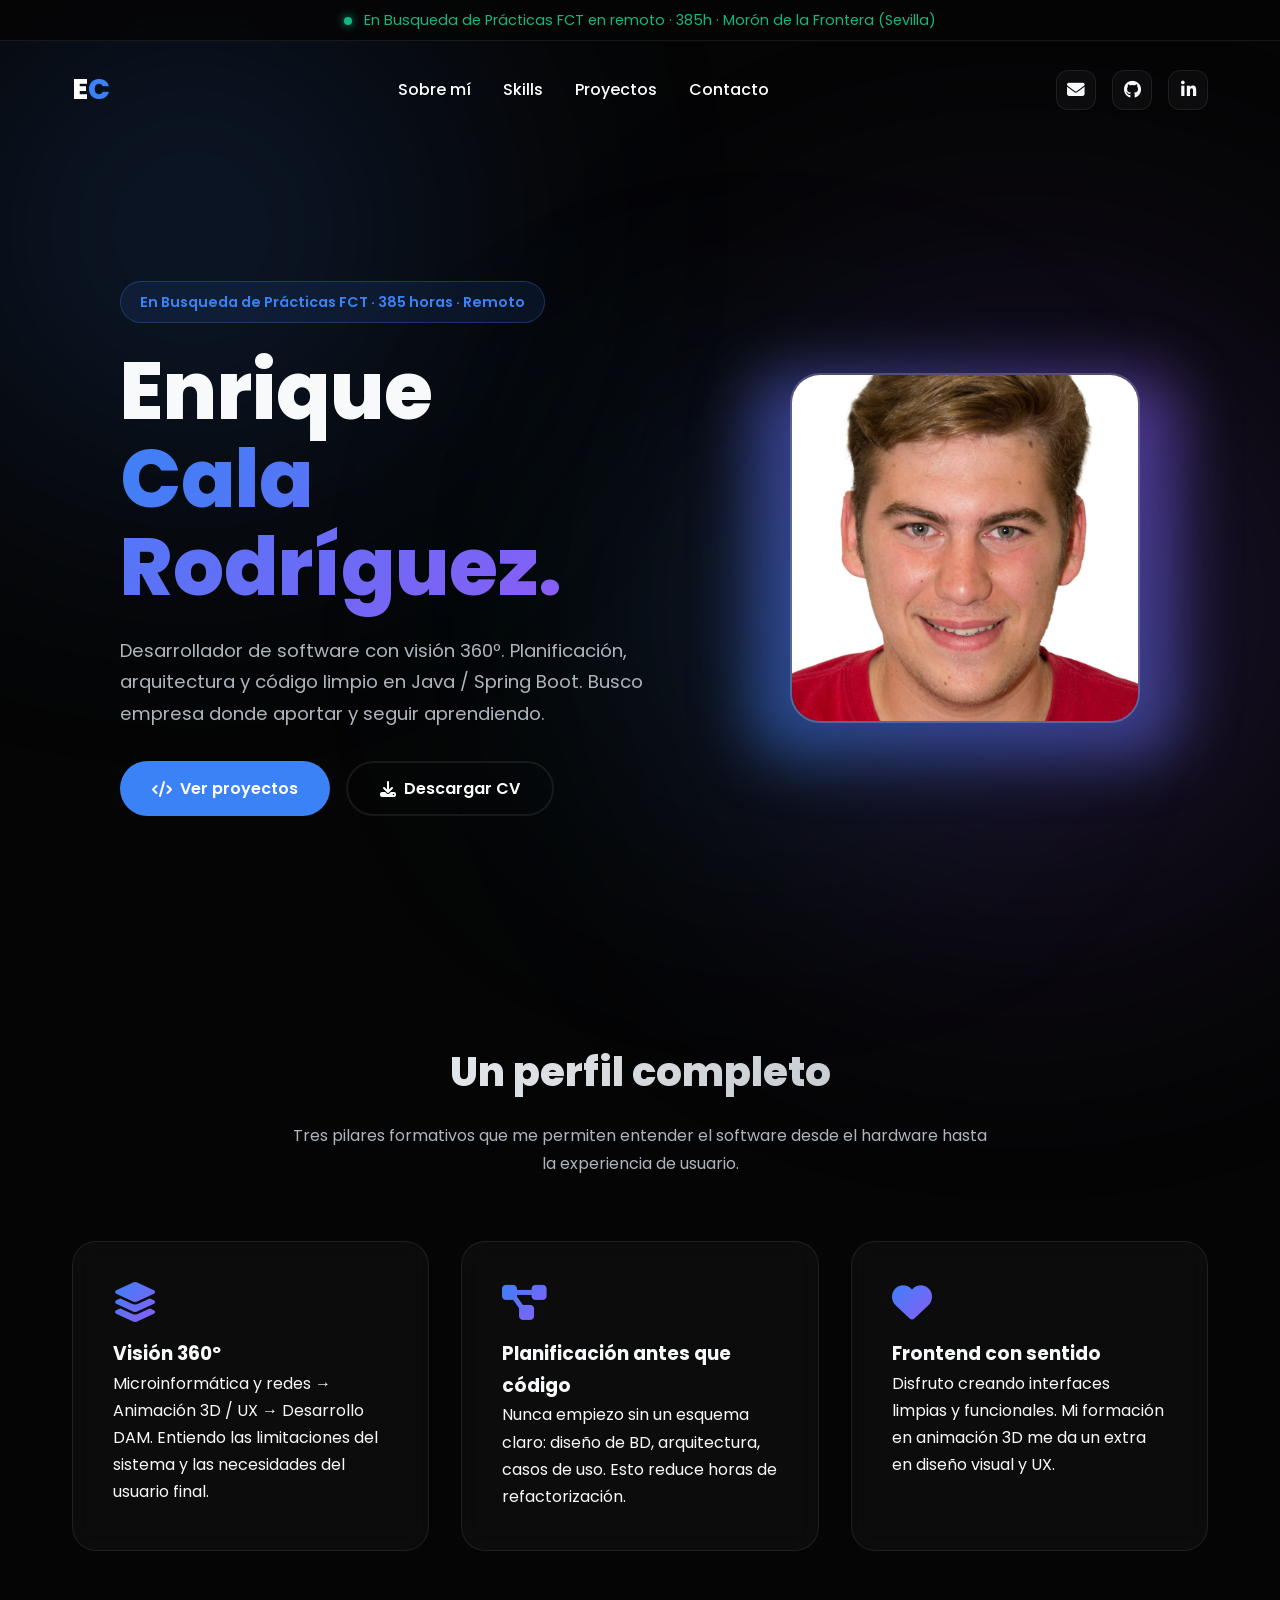
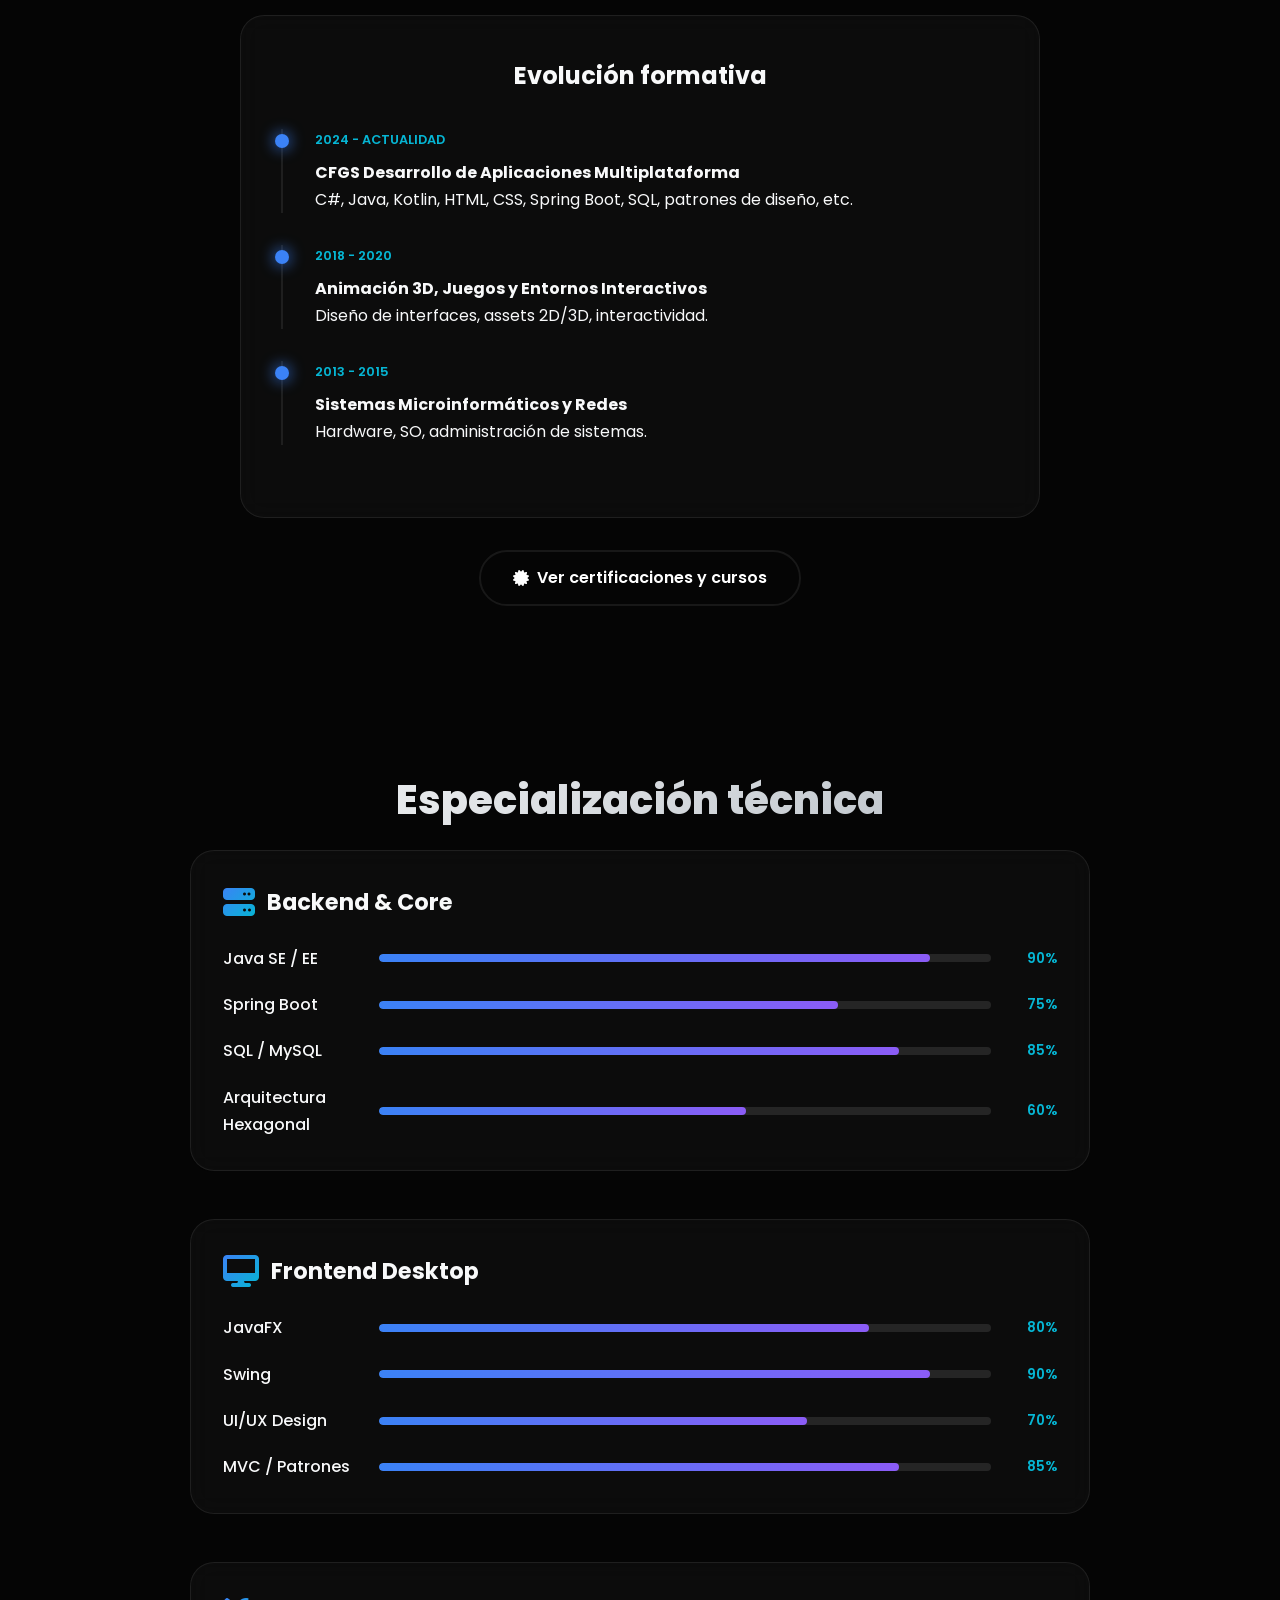
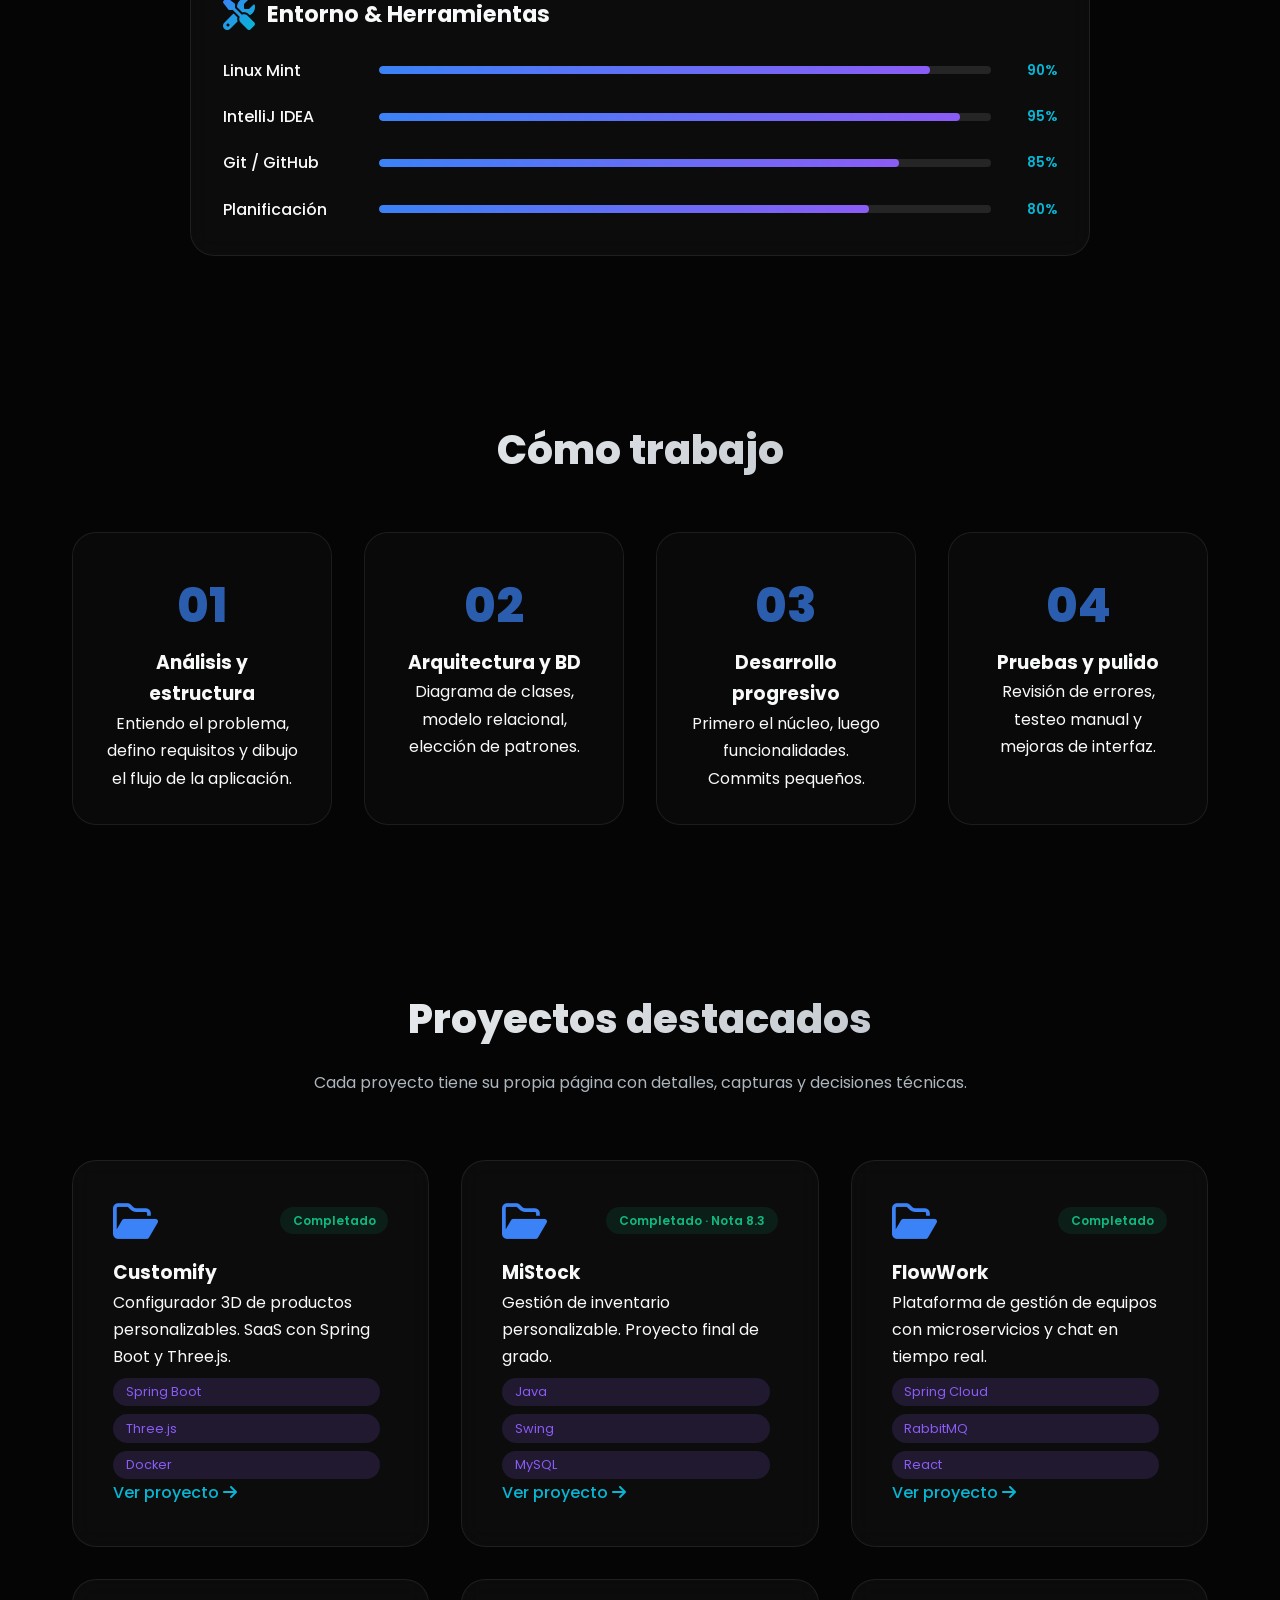
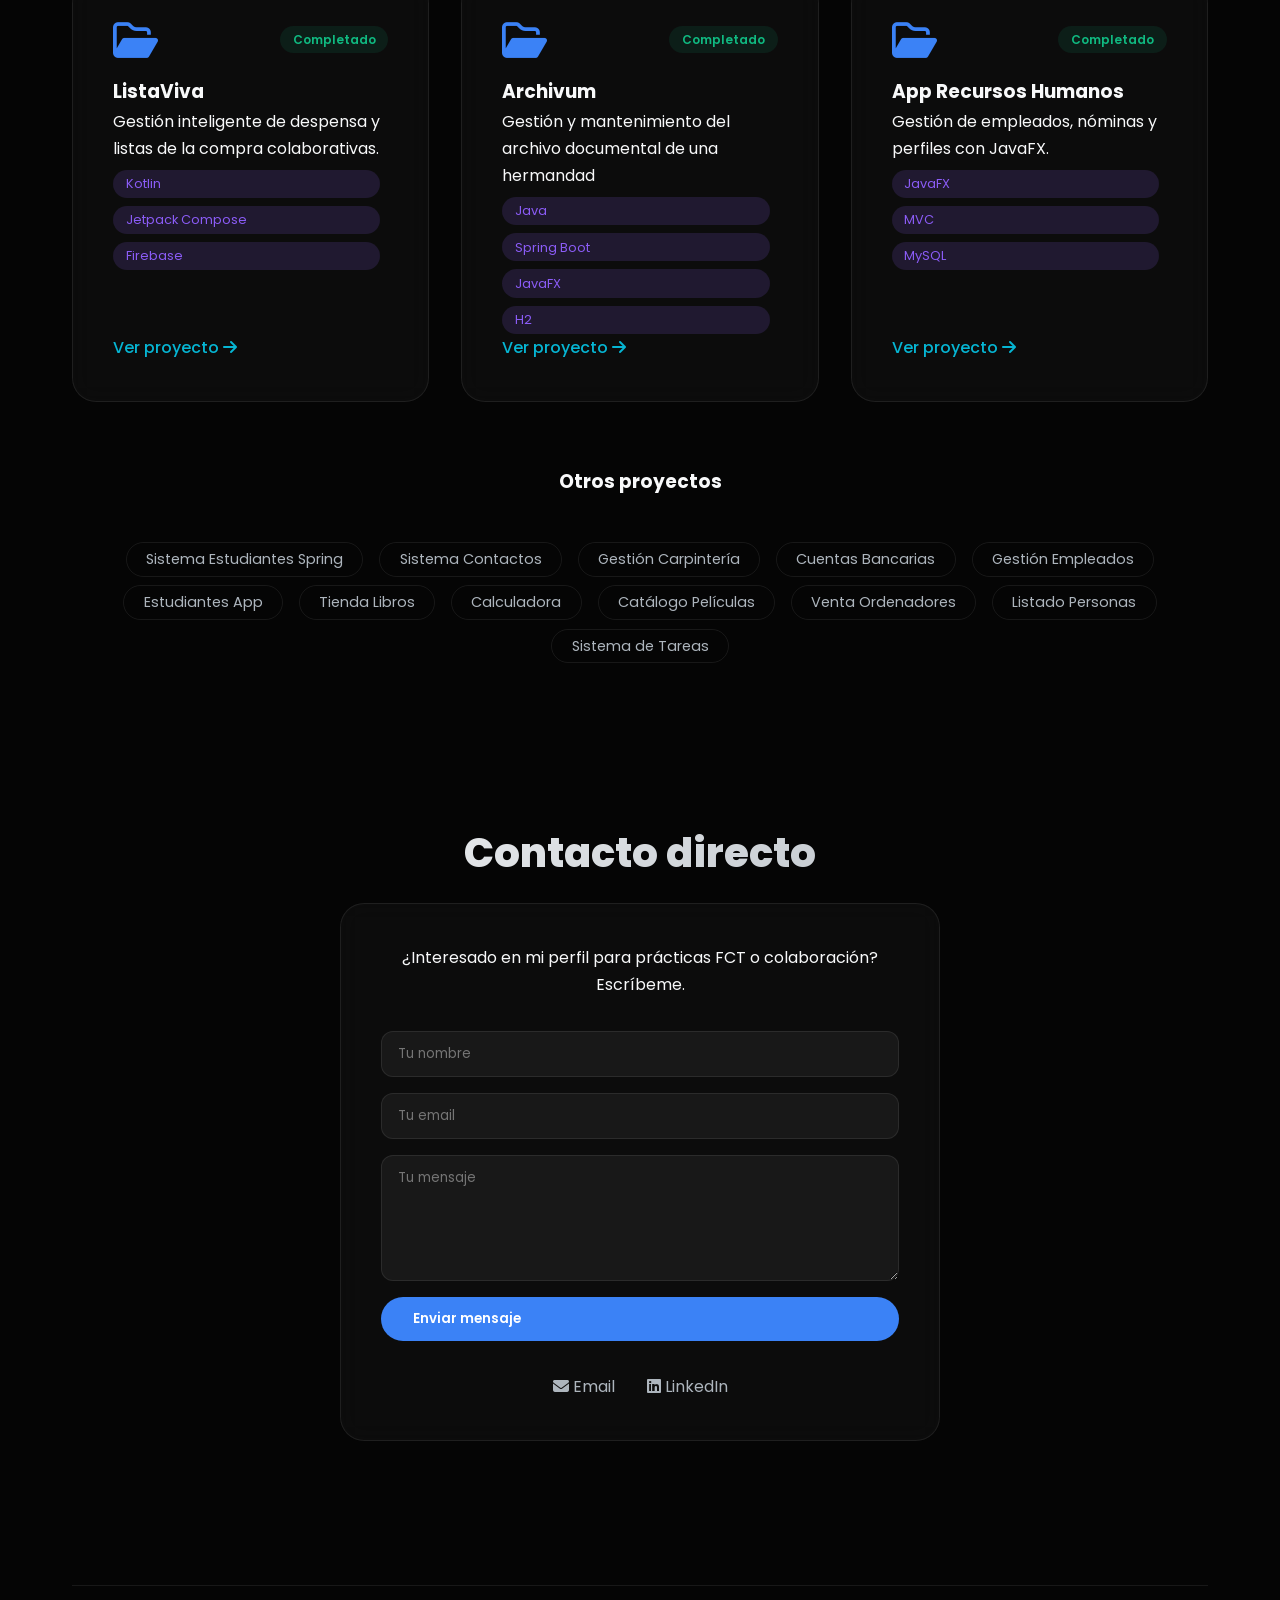
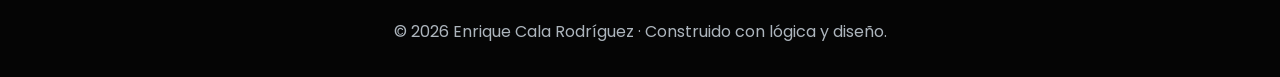
<file: index.html>
<!DOCTYPE html>
<html lang="es">
<head>
    <meta charset="UTF-8">
    <meta name="viewport" content="width=device-width, initial-scale=1.0">
    <title>Enrique Cala | Desarrollador DAM · Portfolio 2026</title>
    <meta name="description" content="Portfolio de Enrique Cala, desarrollador de aplicaciones multiplataforma. Busco prácticas FCT en remoto (385h). Especializado en Java, Spring Boot y diseño de interfaces.">
    <meta property="og:title" content="Enrique Cala · Desarrollador DAM">
    <meta property="og:description" content="Busco prácticas FCT en remoto. Proyectos sólidos, planificación y código limpio.">
    <meta property="og:type" content="website">
    <meta property="og:url" content="https://ecalar.github.io">
    <link rel="preconnect" href="https://fonts.googleapis.com">
    <link rel="preconnect" href="https://fonts.gstatic.com" crossorigin>
    <link href="https://fonts.googleapis.com/css2?family=Poppins:wght@300;400;500;600;800&display=swap" rel="stylesheet">
    <link rel="stylesheet" href="https://cdnjs.cloudflare.com/ajax/libs/font-awesome/6.4.0/css/all.min.css">
    <link rel="stylesheet" href="css/estilo.css">
</head>
<body>
    <div class="bg-glow glow-1"></div>
    <div class="bg-glow glow-2"></div>
    <div class="bg-glow glow-3"></div>

    <button id="back-to-top" title="Volver arriba"><i class="fas fa-chevron-up"></i></button>

    <div class="availability-bar">
        <span class="status-dot"></span> En Busqueda de Prácticas FCT en remoto · 385h · Morón de la Frontera (Sevilla)
    </div>

    <div class="container">
        <nav>
            <a href="#" class="logo">E<span>C</span></a>
            <ul class="nav-links" id="nav-links">
                <li><a href="#about">Sobre mí</a></li>
                <li><a href="#skills">Skills</a></li>
                <li><a href="#projects">Proyectos</a></li>
                <li><a href="#contact">Contacto</a></li>
            </ul>
            <div class="nav-actions">
                <div class="social-icons">
                    <a href="mailto:enriquecalar@gmail.com" class="icon-btn" title="Email"><i class="fas fa-envelope"></i></a>
                    <a href="https://github.com/ecalar" target="_blank" class="icon-btn"><i class="fab fa-github"></i></a>
                    <a href="https://www.linkedin.com/in/enrique-cala-rodr%C3%ADguez-21032491/" target="_blank" class="icon-btn"><i class="fab fa-linkedin-in"></i></a>
                </div>
                <button class="hamburger" id="hamburger" aria-label="Menú">
                    <span></span><span></span><span></span>
                </button>
            </div>
        </nav>

        <header class="hero">
            <div class="hero-text">
                <span class="badge">En Busqueda de Prácticas FCT · 385 horas · Remoto</span>
                <h1>Enrique <br><span class="gradient-text">Cala Rodríguez.</span></h1>
                <p>Desarrollador de software con visión 360º. Planificación, arquitectura y código limpio en Java / Spring Boot. Busco empresa donde aportar y seguir aprendiendo.</p>
                <div class="hero-cta">
                    <a href="#projects" class="btn btn-primary"><i class="fas fa-code"></i> Ver proyectos</a>
                    <a href="assets/cv/enrique_cala_cv.pdf" class="btn btn-outline" download><i class="fas fa-download"></i> Descargar CV</a>
                </div>
            </div>
            <div class="hero-img-wrapper">
                <div class="hero-img-bg"></div>
                <img src="assets/img/avatar.jpg" alt="Enrique Cala" class="hero-img" onerror="this.src='https://ui-avatars.com/api/?name=Enrique+Cala&background=111&color=fff&size=500&bold=true'">
            </div>
        </header>

        <section id="about">
            <h2 class="section-title">Un perfil completo</h2>
            <p class="section-subtitle">Tres pilares formativos que me permiten entender el software desde el hardware hasta la experiencia de usuario.</p>
            <div class="philosophy-grid">
                <div class="glass-card">
                    <i class="fas fa-layer-group card-icon"></i>
                    <h3>Visión 360º</h3>
                    <p>Microinformática y redes → Animación 3D / UX → Desarrollo DAM. Entiendo las limitaciones del sistema y las necesidades del usuario final.</p>
                </div>
                <div class="glass-card">
                    <i class="fas fa-project-diagram card-icon"></i>
                    <h3>Planificación antes que código</h3>
                    <p>Nunca empiezo sin un esquema claro: diseño de BD, arquitectura, casos de uso. Esto reduce horas de refactorización.</p>
                </div>
                <div class="glass-card">
                    <i class="fas fa-heart card-icon"></i>
                    <h3>Frontend con sentido</h3>
                    <p>Disfruto creando interfaces limpias y funcionales. Mi formación en animación 3D me da un extra en diseño visual y UX.</p>
                </div>
            </div>

            <div class="glass-card timeline">
                <h3 class="timeline-header">Evolución formativa</h3>
                <div class="timeline-item">
                    <span class="timeline-date">2024 - Actualidad</span>
                    <h4>CFGS Desarrollo de Aplicaciones Multiplataforma</h4>
                    <p>C#, Java, Kotlin, HTML, CSS, Spring Boot, SQL, patrones de diseño, etc.</p>
                </div>
                <div class="timeline-item">
                    <span class="timeline-date">2018 - 2020</span>
                    <h4>Animación 3D, Juegos y Entornos Interactivos</h4>
                    <p>Diseño de interfaces, assets 2D/3D, interactividad.</p>
                </div>
                <div class="timeline-item">
                    <span class="timeline-date">2013 - 2015</span>
                    <h4>Sistemas Microinformáticos y Redes</h4>
                    <p>Hardware, SO, administración de sistemas.</p>
                </div>
            </div>

            <div style="text-align:center; margin-top:2rem;">
                <a href="certificaciones.html" class="btn btn-outline"><i class="fas fa-certificate"></i> Ver certificaciones y cursos</a>
            </div>
        </section>

        <section id="skills">
            <h2 class="section-title">Especialización técnica</h2>
            <div class="skills-visual">
                <div class="skill-area">
                    <h3><i class="fas fa-server"></i> Backend & Core</h3>
                    <div class="skill-bars">
                        <div class="skill-bar-item"><span class="skill-name">Java SE / EE</span><div class="bar-bg"><div class="bar-fill" style="--w:90%"></div></div><span class="skill-level">90%</span></div>
                        <div class="skill-bar-item"><span class="skill-name">Spring Boot</span><div class="bar-bg"><div class="bar-fill" style="--w:75%"></div></div><span class="skill-level">75%</span></div>
                        <div class="skill-bar-item"><span class="skill-name">SQL / MySQL</span><div class="bar-bg"><div class="bar-fill" style="--w:85%"></div></div><span class="skill-level">85%</span></div>
                        <div class="skill-bar-item"><span class="skill-name">Arquitectura Hexagonal</span><div class="bar-bg"><div class="bar-fill" style="--w:60%"></div></div><span class="skill-level">60%</span></div>
                    </div>
                </div>
                <div class="skill-area">
                    <h3><i class="fas fa-desktop"></i> Frontend Desktop</h3>
                    <div class="skill-bars">
                        <div class="skill-bar-item"><span class="skill-name">JavaFX</span><div class="bar-bg"><div class="bar-fill" style="--w:80%"></div></div><span class="skill-level">80%</span></div>
                        <div class="skill-bar-item"><span class="skill-name">Swing</span><div class="bar-bg"><div class="bar-fill" style="--w:90%"></div></div><span class="skill-level">90%</span></div>
                        <div class="skill-bar-item"><span class="skill-name">UI/UX Design</span><div class="bar-bg"><div class="bar-fill" style="--w:70%"></div></div><span class="skill-level">70%</span></div>
                        <div class="skill-bar-item"><span class="skill-name">MVC / Patrones</span><div class="bar-bg"><div class="bar-fill" style="--w:85%"></div></div><span class="skill-level">85%</span></div>
                    </div>
                </div>
                <div class="skill-area">
                    <h3><i class="fas fa-tools"></i> Entorno & Herramientas</h3>
                    <div class="skill-bars">
                        <div class="skill-bar-item"><span class="skill-name">Linux Mint</span><div class="bar-bg"><div class="bar-fill" style="--w:90%"></div></div><span class="skill-level">90%</span></div>
                        <div class="skill-bar-item"><span class="skill-name">IntelliJ IDEA</span><div class="bar-bg"><div class="bar-fill" style="--w:95%"></div></div><span class="skill-level">95%</span></div>
                        <div class="skill-bar-item"><span class="skill-name">Git / GitHub</span><div class="bar-bg"><div class="bar-fill" style="--w:85%"></div></div><span class="skill-level">85%</span></div>
                        <div class="skill-bar-item"><span class="skill-name">Planificación</span><div class="bar-bg"><div class="bar-fill" style="--w:80%"></div></div><span class="skill-level">80%</span></div>
                    </div>
                </div>
            </div>
        </section>

        <section id="proceso">
            <h2 class="section-title">Cómo trabajo</h2>
            <div class="process-steps">
                <div class="step"><span class="step-number">01</span><h3>Análisis y estructura</h3><p>Entiendo el problema, defino requisitos y dibujo el flujo de la aplicación.</p></div>
                <div class="step"><span class="step-number">02</span><h3>Arquitectura y BD</h3><p>Diagrama de clases, modelo relacional, elección de patrones.</p></div>
                <div class="step"><span class="step-number">03</span><h3>Desarrollo progresivo</h3><p>Primero el núcleo, luego funcionalidades. Commits pequeños.</p></div>
                <div class="step"><span class="step-number">04</span><h3>Pruebas y pulido</h3><p>Revisión de errores, testeo manual y mejoras de interfaz.</p></div>
            </div>
        </section>

        <section id="projects">
            <h2 class="section-title">Proyectos destacados</h2>
            <p class="section-subtitle">Cada proyecto tiene su propia página con detalles, capturas y decisiones técnicas.</p>
            <div class="projects-grid">
                <article class="glass-card project-card">
                    <div class="project-header"><i class="far fa-folder-open folder-icon"></i><span class="status-tag completed">Completado</span></div>
                    <h3>Customify</h3>
                    <p>Configurador 3D de productos personalizables. SaaS con Spring Boot y Three.js.</p>
                    <span class="tech-tag">Spring Boot</span><span class="tech-tag">Three.js</span><span class="tech-tag">Docker</span>
                    <a href="proyectos/customify.html" class="project-link">Ver proyecto <i class="fas fa-arrow-right"></i></a>
                </article>
                <article class="glass-card project-card">
                    <div class="project-header"><i class="far fa-folder-open folder-icon"></i><span class="status-tag completed">Completado · Nota 8.3</span></div>
                    <h3>MiStock</h3>
                    <p>Gestión de inventario personalizable. Proyecto final de grado.</p>
                    <span class="tech-tag">Java</span><span class="tech-tag">Swing</span><span class="tech-tag">MySQL</span>
                    <a href="proyectos/mistock.html" class="project-link">Ver proyecto <i class="fas fa-arrow-right"></i></a>
                </article>
                <article class="glass-card project-card">
                    <div class="project-header"><i class="far fa-folder-open folder-icon"></i><span class="status-tag completed">Completado</span></div>
                    <h3>FlowWork</h3>
                    <p>Plataforma de gestión de equipos con microservicios y chat en tiempo real.</p>
                    <span class="tech-tag">Spring Cloud</span><span class="tech-tag">RabbitMQ</span><span class="tech-tag">React</span>
                    <a href="proyectos/flowwork.html" class="project-link">Ver proyecto <i class="fas fa-arrow-right"></i></a>
                </article>
                <article class="glass-card project-card">
                    <div class="project-header"><i class="far fa-folder-open folder-icon"></i><span class="status-tag completed">Completado</span></div>
                    <h3>ListaViva</h3>
                    <p>Gestión inteligente de despensa y listas de la compra colaborativas.</p>
                    <span class="tech-tag">Kotlin</span><span class="tech-tag">Jetpack Compose</span><span class="tech-tag">Firebase</span>
                    <a href="proyectos/listaviva.html" class="project-link">Ver proyecto <i class="fas fa-arrow-right"></i></a>
                </article>
                 <article class="glass-card project-card">
                    <div class="project-header"><i class="far fa-folder-open folder-icon"></i><span class="status-tag completed">Completado</span></div>
                    <h3>Archivum</h3>
                    <p>Gestión y mantenimiento del archivo documental de una hermandad</p>
                    <span class="tech-tag">Java</span><span class="tech-tag">Spring Boot</span><span class="tech-tag">JavaFX</span><span class="tech-tag">H2</span>
                    <a href="proyectos/archivum.html" class="project-link">Ver proyecto <i class="fas fa-arrow-right"></i></a>
                </article>
                <article class="glass-card project-card">
                    <div class="project-header"><i class="far fa-folder-open folder-icon"></i><span class="status-tag completed">Completado</span></div>
                    <h3>App Recursos Humanos</h3>
                    <p>Gestión de empleados, nóminas y perfiles con JavaFX.</p>
                    <span class="tech-tag">JavaFX</span><span class="tech-tag">MVC</span><span class="tech-tag">MySQL</span>
                    <a href="proyectos/sistema-hr.html" class="project-link">Ver proyecto <i class="fas fa-arrow-right"></i></a>
                </article>
               
            </div>
            <h3 style="text-align:center; margin-top:4rem;">Otros proyectos</h3>
            <ul class="other-projects-list">
                <li><a href="proyectos/estudiantes-spring.html">Sistema Estudiantes Spring</a></li>
                <li><a href="https://github.com/ecalar/SistemaContactos" target="_blank">Sistema Contactos</a></li>
                <li><a href="https://github.com/ecalar/GestionCarpinteria" target="_blank">Gestión Carpintería</a></li>
                <li><a href="https://github.com/ecalar/SistemaCuentasBancarias" target="_blank">Cuentas Bancarias</a></li>
                <li><a href="https://github.com/ecalar/GestionEmpleados" target="_blank">Gestión Empleados</a></li>
                <li><a href="https://github.com/ecalar/SistemasEstudiantesApp" target="_blank">Estudiantes App</a></li>
                <li><a href="https://github.com/ecalar/TiendaLibros" target="_blank">Tienda Libros</a></li>
                <li><a href="https://github.com/ecalar/AppCalculadora" target="_blank">Calculadora</a></li>
                <li><a href="https://github.com/ecalar/CatalogoPeliculasApp" target="_blank">Catálogo Películas</a></li>
                <li><a href="https://github.com/ecalar/VentaOrdenadoresApp" target="_blank">Venta Ordenadores</a></li>
                <li><a href="https://github.com/ecalar/ListadoPersonasApp" target="_blank">Listado Personas</a></li>
                <li><a href="https://github.com/ecalar/Sistema-de-Tareas" target="_blank">Sistema de Tareas</a></li>
            </ul>
        </section>

        <section id="contact">
            <h2 class="section-title">Contacto directo</h2>
            <div class="glass-card contact-container">
                <p>¿Interesado en mi perfil para prácticas FCT o colaboración? Escríbeme.</p>
                <form action="https://formspree.io/f/xqeokaoo" method="POST">
                    <input type="text" name="nombre" placeholder="Tu nombre" required>
                    <input type="email" name="email" placeholder="Tu email" required>
                    <textarea name="mensaje" rows="5" placeholder="Tu mensaje"></textarea>
                    <button type="submit" class="btn btn-primary">Enviar mensaje</button>
                </form>
                <div class="direct-contact">
                    <a href="mailto:enriquecalar@gmail.com"><i class="fas fa-envelope"></i> Email</a>
                    <a href="https://www.linkedin.com/in/enrique-cala-rodr%C3%ADguez-21032491/"><i class="fab fa-linkedin"></i> LinkedIn</a>
                </div>
            </div>
        </section>

        <footer>
            <p>© 2026 Enrique Cala Rodríguez · Construido con lógica y diseño.</p>
        </footer>
    </div>

    <script src="js/main.js"></script>
</body>
</html>
</file>
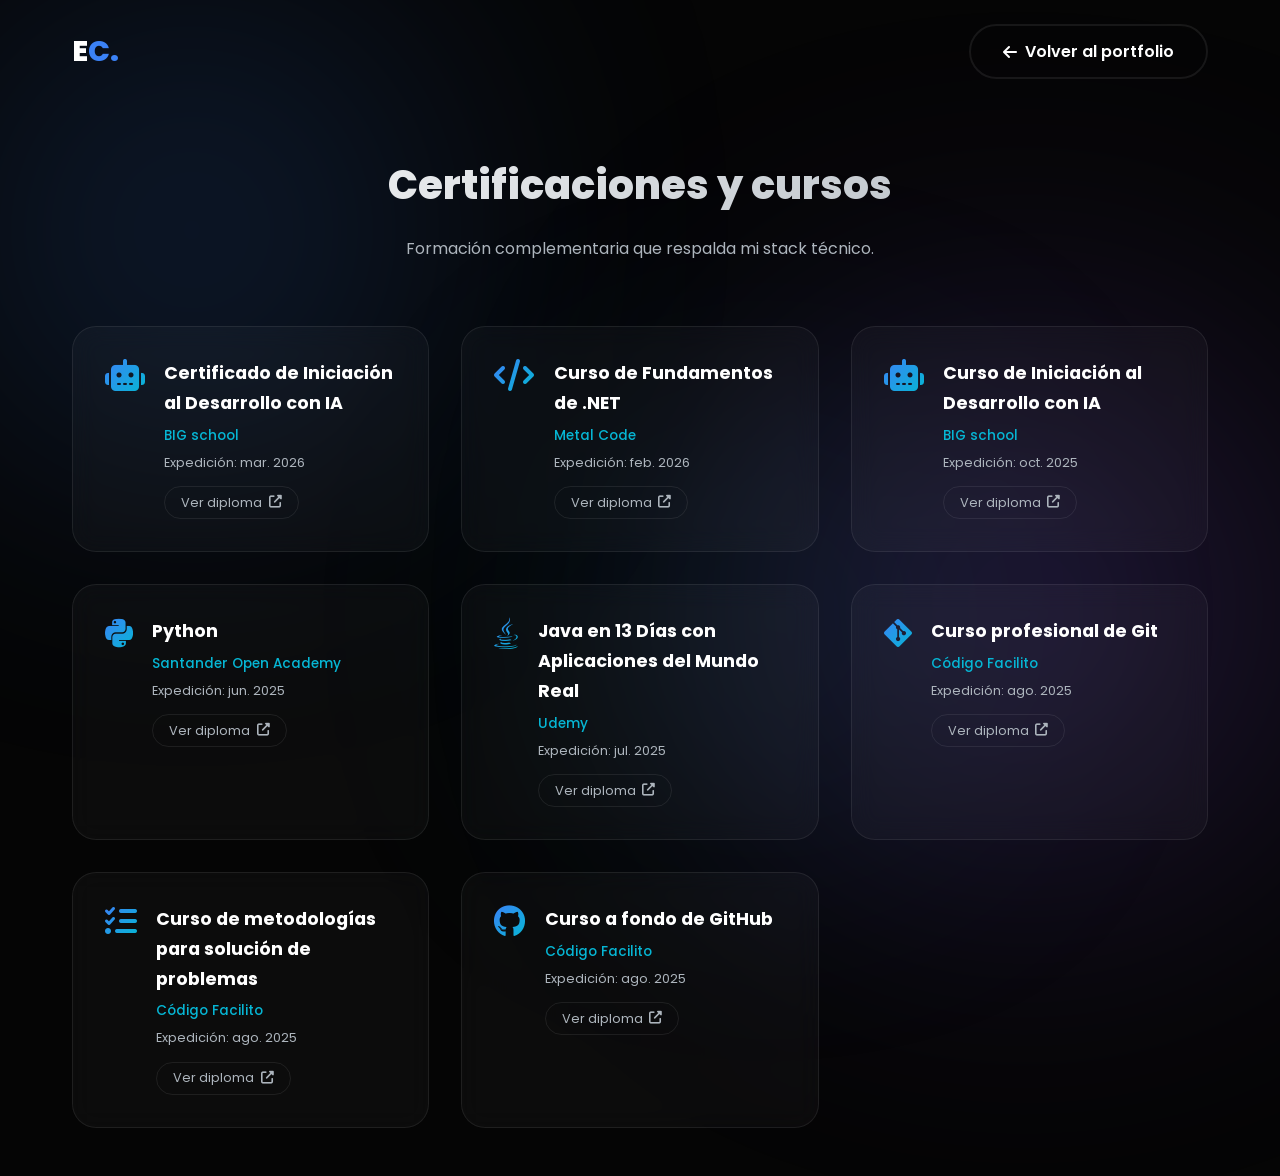
<file: certificaciones.html>
<!DOCTYPE html>
<html lang="es">
<head>
    <meta charset="UTF-8">
    <meta name="viewport" content="width=device-width, initial-scale=1.0">
    <title>Certificaciones | Enrique Cala</title>
    <meta name="description" content="Certificaciones y cursos de Enrique Cala.">
    <link rel="preconnect" href="https://fonts.googleapis.com">
    <link rel="preconnect" href="https://fonts.gstatic.com" crossorigin>
    <link href="https://fonts.googleapis.com/css2?family=Poppins:wght@300;400;500;600;800&display=swap" rel="stylesheet">
    <link rel="stylesheet" href="https://cdnjs.cloudflare.com/ajax/libs/font-awesome/6.4.0/css/all.min.css">
    <link rel="stylesheet" href="css/estilo.css">
</head>
<body>
    <div class="bg-glow glow-1"></div><div class="bg-glow glow-2"></div><div class="bg-glow glow-3"></div>

    <!-- Modal para diplomas -->
    <div class="modal" id="diploma-modal">
        <span class="modal-close">&times;</span>
        <div class="modal-card">
            <img class="modal-content" id="modal-img" alt="Diploma">
            <div class="modal-caption" id="modal-caption"></div>
        </div>
    </div>

    <div class="container">
        <nav>
            <a href="index.html" class="logo">E<span>C.</span></a>
            <div class="nav-actions">
                <a href="index.html" class="btn btn-outline"><i class="fas fa-arrow-left"></i> Volver al portfolio</a>
            </div>
        </nav>

        <main style="padding-top:3rem; padding-bottom:3rem;">
            <h2 class="section-title">Certificaciones y cursos</h2>
            <p class="section-subtitle">Formación complementaria que respalda mi stack técnico.</p>
            <div class="certifications-grid">
                <div class="cert-card">
                    <i class="fas fa-robot cert-icon"></i>
                    <div class="cert-info">
                        <h4>Certificado de Iniciación al Desarrollo con IA</h4>
                        <p class="cert-issuer">BIG school</p>
                        <p class="cert-date">Expedición: mar. 2026</p>
                        <button class="diploma-btn" data-img="assets/certificados/cert-ia-big-school-mar2026.jpg" data-caption="Certificado de Iniciación al Desarrollo con IA - BIG school (mar. 2026)">Ver diploma <i class="fas fa-external-link-alt"></i></button>
                    </div>
                </div>
                <div class="cert-card">
                    <i class="fas fa-code cert-icon"></i>
                    <div class="cert-info">
                        <h4>Curso de Fundamentos de .NET</h4>
                        <p class="cert-issuer">Metal Code</p>
                        <p class="cert-date">Expedición: feb. 2026</p>
                        <button class="diploma-btn" data-img="assets/certificados/cert-fundamentos-net-metal-code-feb2026.jpg" data-caption="Curso de Fundamentos de .NET - Metal Code (feb. 2026)">Ver diploma <i class="fas fa-external-link-alt"></i></button>
                    </div>
                </div>
                <div class="cert-card">
                    <i class="fas fa-robot cert-icon"></i>
                    <div class="cert-info">
                        <h4>Curso de Iniciación al Desarrollo con IA</h4>
                        <p class="cert-issuer">BIG school</p>
                        <p class="cert-date">Expedición: oct. 2025</p>
                        <button class="diploma-btn" data-img="assets/certificados/cert-ia-big-school-oct2025.jpg" data-caption="Curso de Iniciación al Desarrollo con IA - BIG school (oct. 2025)">Ver diploma <i class="fas fa-external-link-alt"></i></button>
                    </div>
                </div>
                <div class="cert-card">
                    <i class="fab fa-python cert-icon"></i>
                    <div class="cert-info">
                        <h4>Python</h4>
                        <p class="cert-issuer">Santander Open Academy</p>
                        <p class="cert-date">Expedición: jun. 2025</p>
                        <button class="diploma-btn" data-img="assets/certificados/cert-python-santander-jun2025.jpg" data-caption="Python - Santander Open Academy (jun. 2025)">Ver diploma <i class="fas fa-external-link-alt"></i></button>
                    </div>
                </div>
                <div class="cert-card">
                    <i class="fab fa-java cert-icon"></i>
                    <div class="cert-info">
                        <h4>Java en 13 Días con Aplicaciones del Mundo Real</h4>
                        <p class="cert-issuer">Udemy</p>
                        <p class="cert-date">Expedición: jul. 2025</p>
                        <button class="diploma-btn" data-img="assets/certificados/cert-java-13-dias-udemy-jul2025.jpg" data-caption="Java en 13 Días - Udemy (jul. 2025)">Ver diploma <i class="fas fa-external-link-alt"></i></button>
                    </div>
                </div>
                <div class="cert-card">
                    <i class="fab fa-git-alt cert-icon"></i>
                    <div class="cert-info">
                        <h4>Curso profesional de Git</h4>
                        <p class="cert-issuer">Código Facilito</p>
                        <p class="cert-date">Expedición: ago. 2025</p>
                        <button class="diploma-btn" data-img="assets/certificados/cert-profesional-git-codigofacilito-ago2025.jpg" data-caption="Curso profesional de Git - Código Facilito (ago. 2025)">Ver diploma <i class="fas fa-external-link-alt"></i></button>
                    </div>
                </div>
                <div class="cert-card">
                    <i class="fas fa-tasks cert-icon"></i>
                    <div class="cert-info">
                        <h4>Curso de metodologías para solución de problemas</h4>
                        <p class="cert-issuer">Código Facilito</p>
                        <p class="cert-date">Expedición: ago. 2025</p>
                        <button class="diploma-btn" data-img="assets/certificados/cert-metodologias-solucion-problemas-codigofacilito-ago2025.jpg" data-caption="Metodologías para solución de problemas - Código Facilito (ago. 2025)">Ver diploma <i class="fas fa-external-link-alt"></i></button>
                    </div>
                </div>
                <div class="cert-card">
                    <i class="fab fa-github cert-icon"></i>
                    <div class="cert-info">
                        <h4>Curso a fondo de GitHub</h4>
                        <p class="cert-issuer">Código Facilito</p>
                        <p class="cert-date">Expedición: ago. 2025</p>
                        <button class="diploma-btn" data-img="assets/certificados/cert-github-codigofacilito-ago2025.jpg" data-caption="Curso a fondo de GitHub - Código Facilito (ago. 2025)">Ver diploma <i class="fas fa-external-link-alt"></i></button>
                    </div>
                </div>
            </div>
        </main>
    </div>

    <script src="js/main.js"></script>
</body>
</html>
</file>
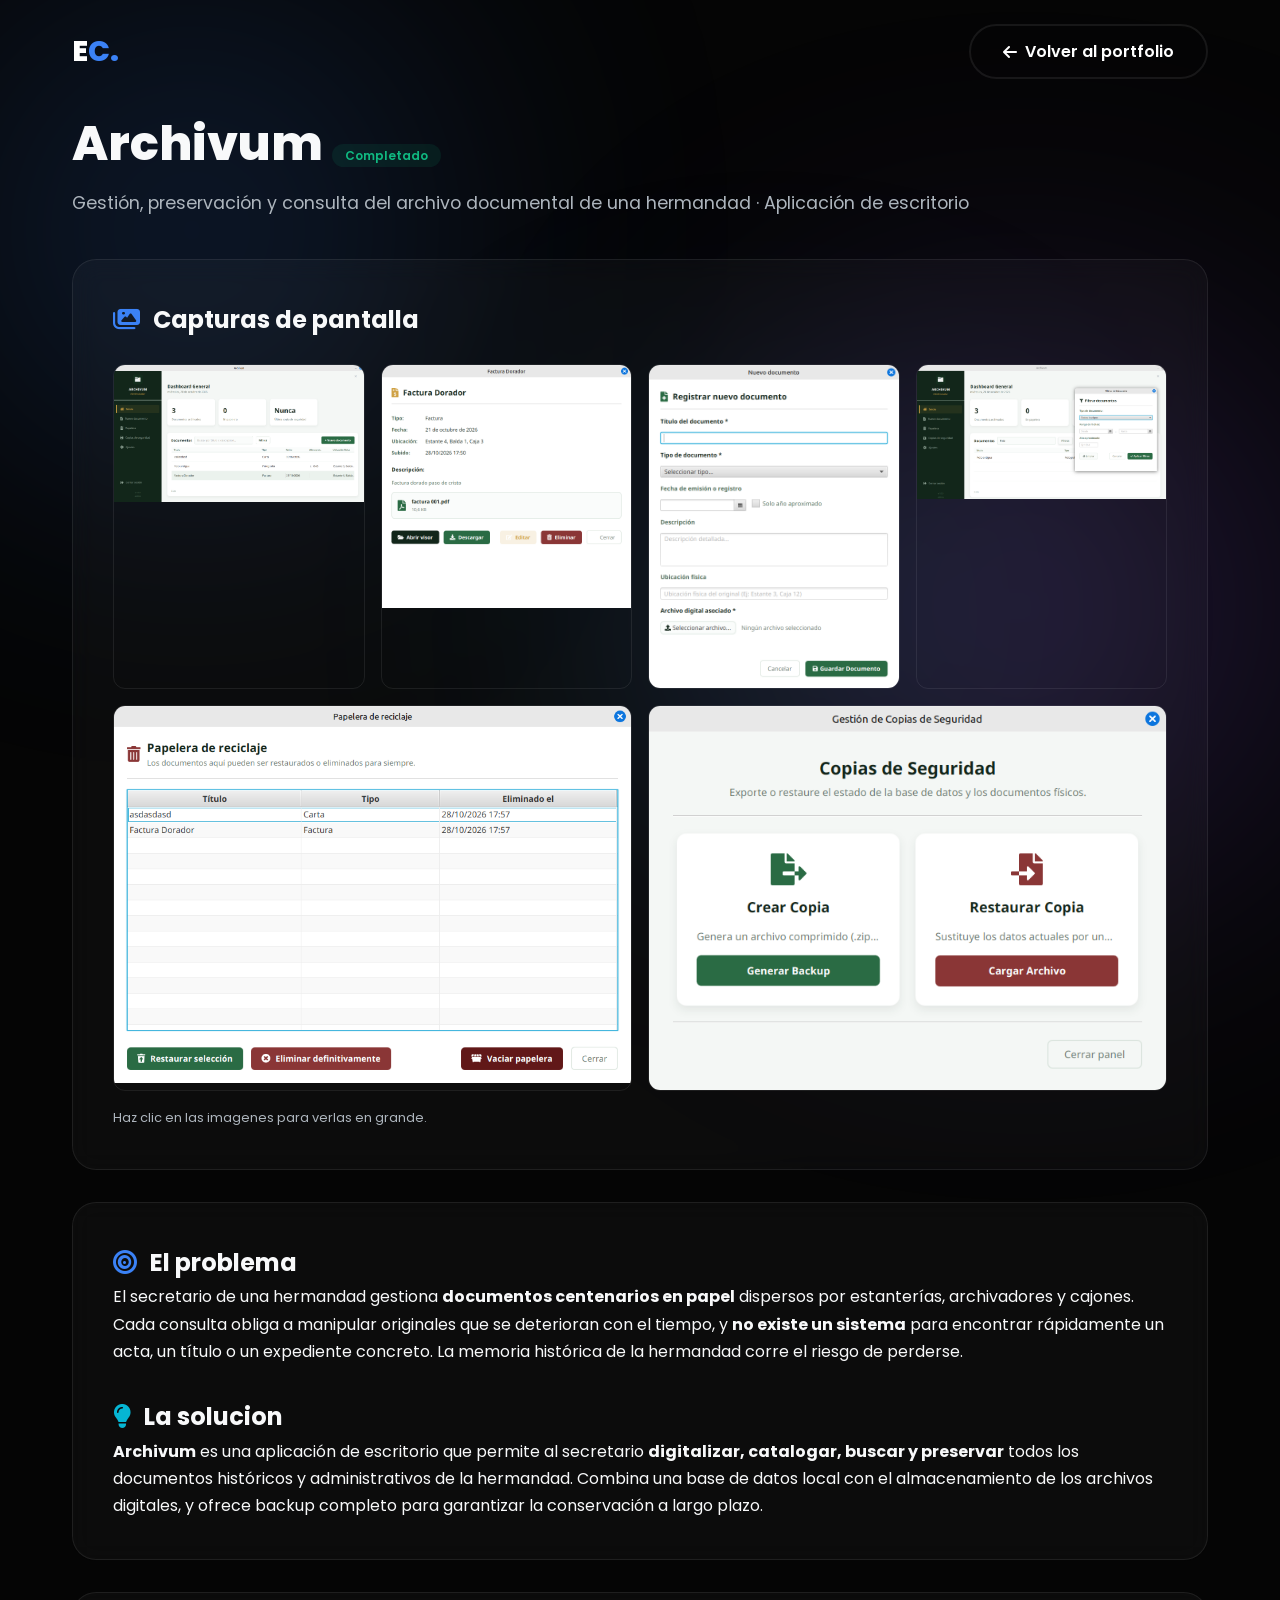
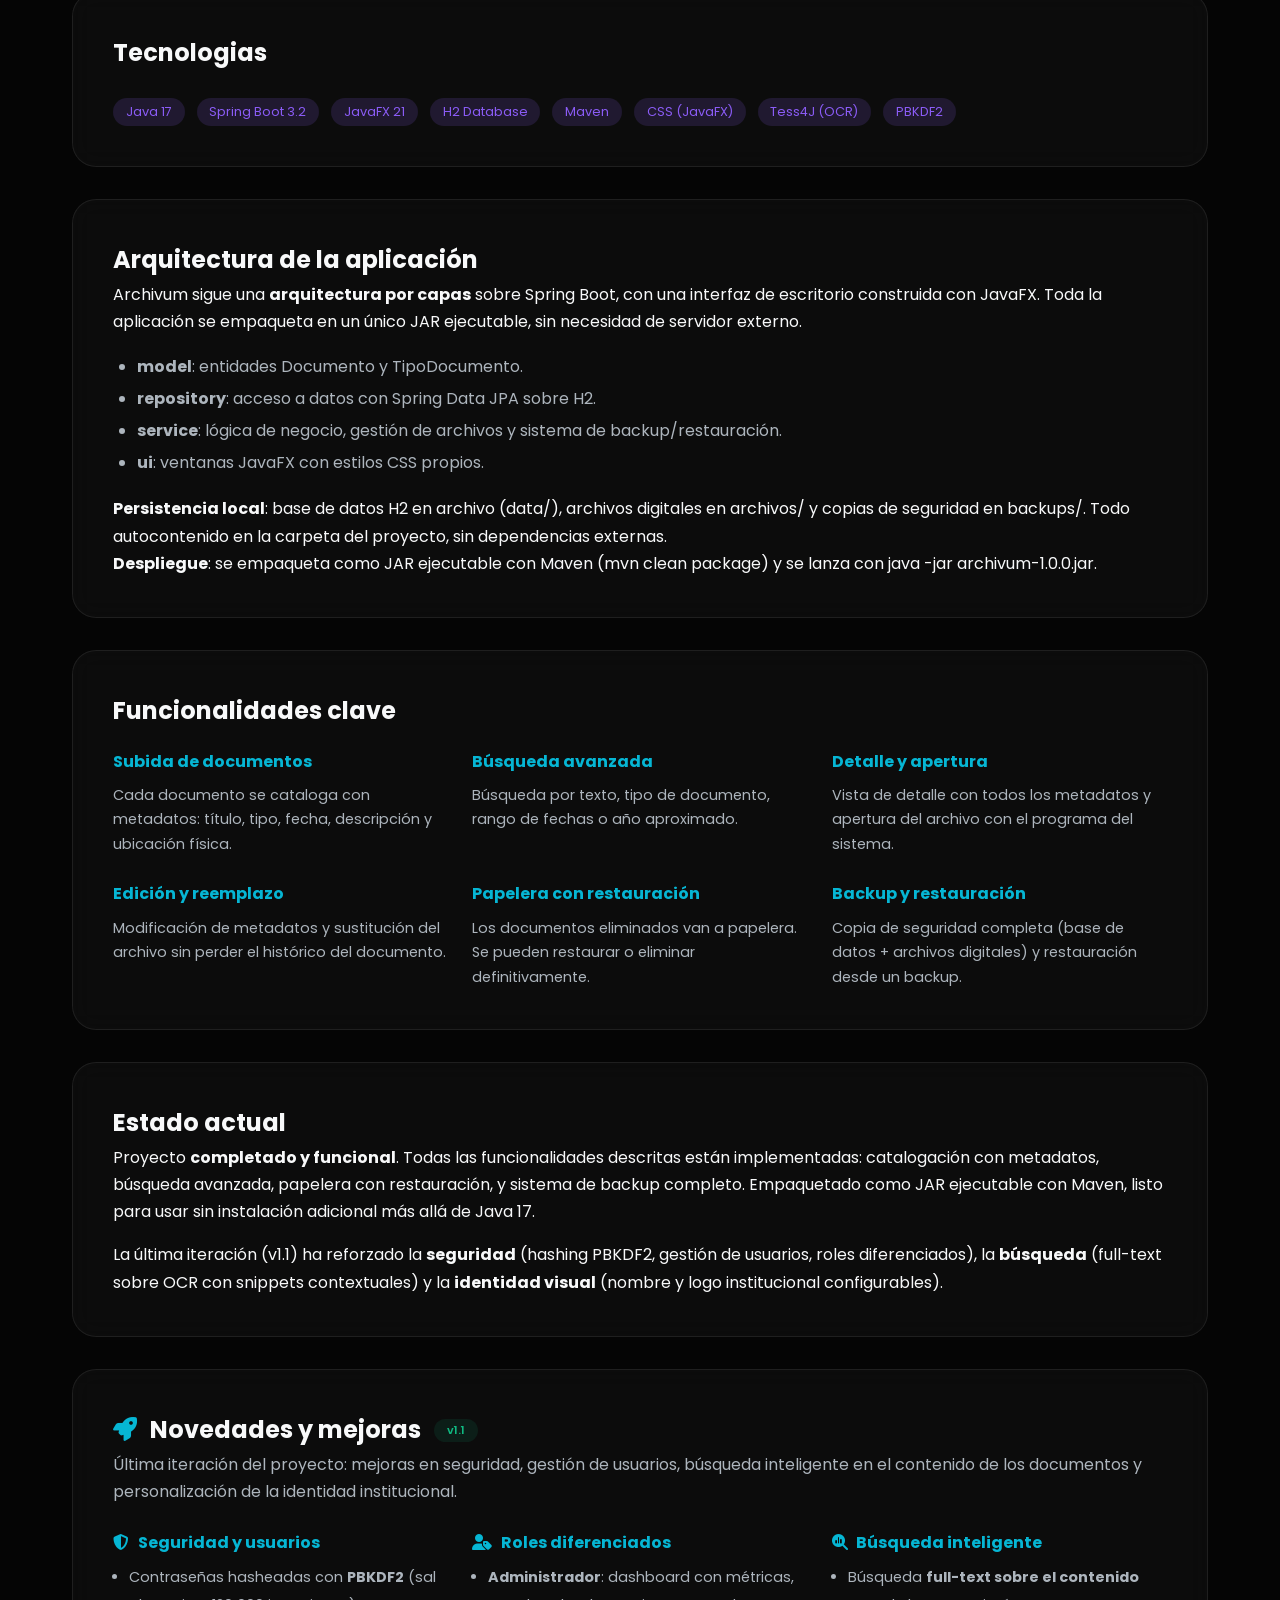
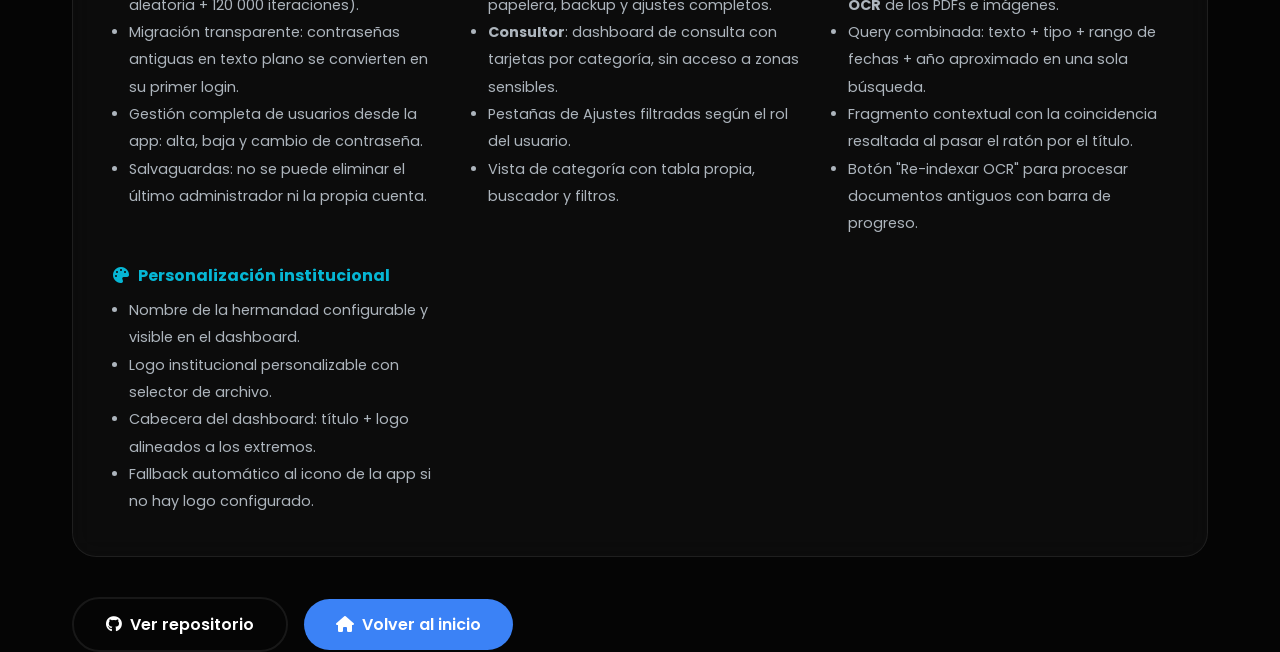
<file: proyectos/archivum.html>
<!DOCTYPE html>
<html lang="es">
<head>
    <meta charset="UTF-8">
    <meta name="viewport" content="width=device-width, initial-scale=1.0">
    <title>Archivum | Enrique Cala</title>
    <meta name="description" content="Aplicación de escritorio para gestionar y preservar el archivo documental de una hermandad. Java 17, Spring Boot 3 y JavaFX.">
    <link rel="preconnect" href="https://fonts.googleapis.com">
    <link rel="preconnect" href="https://fonts.gstatic.com" crossorigin>
    <link href="https://fonts.googleapis.com/css2?family=Poppins:wght@300;400;500;600;800&display=swap" rel="stylesheet">
    <link rel="stylesheet" href="https://cdnjs.cloudflare.com/ajax/libs/font-awesome/6.4.0/css/all.min.css">
    <link rel="stylesheet" href="../css/estilo.css">
    <style>
        .project-detail h1 { font-size: clamp(2rem, 5vw, 3rem); font-weight: 800; margin-bottom: 0.25rem; }
        .project-subtitle { font-size: 1.1rem; color: var(--text-muted); margin-bottom: 2.5rem; }
        .project-detail section { margin-bottom: 2rem; }
        .gallery { display: flex; gap: 1rem; flex-wrap: wrap; margin-top: 1.5rem; }
        .gallery a { flex: 1 1 250px; overflow: hidden; border-radius: 12px; border: 1px solid var(--glass-border); transition: var(--transition); }
        .gallery a:hover { border-color: var(--accent-blue); transform: translateY(-3px); }
        .gallery img { width: 100%; display: block; }
        .demo-gif { width: 100%; border-radius: 12px; border: 1px solid var(--glass-border); margin-top: 0.5rem; }
    </style>
</head>
<body>
    <div class="bg-glow glow-1"></div>
    <div class="bg-glow glow-2"></div>
    <div class="bg-glow glow-3"></div>

    <div class="container">
        <nav>
            <a href="../index.html" class="logo">E<span>C.</span></a>
            <div class="nav-actions">
                <a href="../index.html#projects" class="btn btn-outline">
                    <i class="fas fa-arrow-left"></i> Volver al portfolio
                </a>
            </div>
        </nav>

        <main class="project-detail">
            <h1>Archivum <span class="status-tag completed">Completado</span></h1>
            <p class="project-subtitle">Gestión, preservación y consulta del archivo documental de una hermandad · Aplicación de escritorio</p>

            <!-- Capturas de pantalla -->
            <section class="glass-card">
                <h2><i class="fas fa-images" style="color:var(--accent-blue); margin-right:0.5rem;"></i> Capturas de pantalla</h2>
                <div class="gallery">
                    <a href="../assets/img/archivum-listado.png" target="_blank">
                        <img src="../assets/img/archivum-listado.png" alt="Listado de documentos">
                    </a>
                    <a href="../assets/img/archivum-detalle.png" target="_blank">
                        <img src="../assets/img/archivum-detalle.png" alt="Detalle de un documento">
                    </a>
                    <a href="../assets/img/archivum-formulario.png" target="_blank">
                        <img src="../assets/img/archivum-formulario.png" alt="Formulario de subida de documentos">
                    </a>
                    <a href="../assets/img/archivum-busqueda.png" target="_blank">
                        <img src="../assets/img/archivum-busqueda.png" alt="Búsqueda avanzada por filtros">
                    </a>
                    <a href="../assets/img/archivum-papelera.png" target="_blank">
                        <img src="../assets/img/archivum-papelera.png" alt="Papelera con restauración">
                    </a>
                    <a href="../assets/img/archivum-backup.png" target="_blank">
                        <img src="../assets/img/archivum-backup.png" alt="Panel de backup y restauración">
                    </a>
                </div>
                <p style="font-size:0.8rem; color:var(--text-muted); margin-top:1rem;">Haz clic en las imagenes para verlas en grande.</p>
            </section>

            <!-- Problema y solucion -->
            <section class="glass-card">
                <h2><i class="fas fa-bullseye" style="color:var(--accent-blue); margin-right:0.5rem;"></i> El problema</h2>
                <p>
                    El secretario de una hermandad gestiona <strong>documentos centenarios en papel</strong>
                    dispersos por estanterías, archivadores y cajones. Cada consulta obliga a manipular originales
                    que se deterioran con el tiempo, y <strong>no existe un sistema</strong> para encontrar
                    rápidamente un acta, un título o un expediente concreto. La memoria histórica de la
                    hermandad corre el riesgo de perderse.
                </p>

                <h2 style="margin-top:2rem;"><i class="fas fa-lightbulb" style="color:var(--accent-cyan); margin-right:0.5rem;"></i> La solucion</h2>
                <p>
                    <strong>Archivum</strong> es una aplicación de escritorio que permite al secretario
                    <strong>digitalizar, catalogar, buscar y preservar</strong> todos los documentos históricos
                    y administrativos de la hermandad. Combina una base de datos local con el almacenamiento
                    de los archivos digitales, y ofrece backup completo para garantizar la conservación a largo plazo.
                </p>
            </section>

            <!-- Tecnologias -->
            <section class="glass-card">
                <h2>Tecnologias</h2>
                <div style="margin-top:1rem;">
                    <span class="tech-tag">Java 17</span>
                    <span class="tech-tag">Spring Boot 3.2</span>
                    <span class="tech-tag">JavaFX 21</span>
                    <span class="tech-tag">H2 Database</span>
                    <span class="tech-tag">Maven</span>
                    <span class="tech-tag">CSS (JavaFX)</span>
                    <span class="tech-tag">Tess4J (OCR)</span>
                    <span class="tech-tag">PBKDF2</span>
                </div>
            </section>

            <!-- Arquitectura -->
            <section class="glass-card">
                <h2>Arquitectura de la aplicación</h2>
                <p>
                    Archivum sigue una <strong>arquitectura por capas</strong> sobre Spring Boot, con una
                    interfaz de escritorio construida con JavaFX. Toda la aplicación se empaqueta en un
                    único JAR ejecutable, sin necesidad de servidor externo.
                </p>
                <ul style="margin-top:1rem; margin-left:1.5rem; color:var(--text-muted); line-height:2;">
                    <li><strong>model</strong>: entidades <code>Documento</code> y <code>TipoDocumento</code>.</li>
                    <li><strong>repository</strong>: acceso a datos con Spring Data JPA sobre H2.</li>
                    <li><strong>service</strong>: lógica de negocio, gestión de archivos y sistema de backup/restauración.</li>
                    <li><strong>ui</strong>: ventanas JavaFX con estilos CSS propios.</li>
                </ul>
                <p style="margin-top:1rem;">
                    <strong>Persistencia local</strong>: base de datos H2 en archivo (<code>data/</code>),
                    archivos digitales en <code>archivos/</code> y copias de seguridad en <code>backups/</code>.
                    Todo autocontenido en la carpeta del proyecto, sin dependencias externas.
                </p>
                <p>
                    <strong>Despliegue</strong>: se empaqueta como JAR ejecutable con Maven
                    (<code>mvn clean package</code>) y se lanza con <code>java -jar archivum-1.0.0.jar</code>.
                </p>
            </section>

            <!-- Funcionalidades -->
            <section class="glass-card">
                <h2>Funcionalidades clave</h2>
                <div style="display:grid; grid-template-columns: repeat(auto-fit, minmax(250px, 1fr)); gap:1.5rem; margin-top:1rem;">
                    <div>
                        <h4 style="color:var(--accent-cyan); margin-bottom:0.5rem;">Subida de documentos</h4>
                        <p style="font-size:0.9rem; color:var(--text-muted);">Cada documento se cataloga con metadatos: título, tipo, fecha, descripción y ubicación física.</p>
                    </div>
                    <div>
                        <h4 style="color:var(--accent-cyan); margin-bottom:0.5rem;">Búsqueda avanzada</h4>
                        <p style="font-size:0.9rem; color:var(--text-muted);">Búsqueda por texto, tipo de documento, rango de fechas o año aproximado.</p>
                    </div>
                    <div>
                        <h4 style="color:var(--accent-cyan); margin-bottom:0.5rem;">Detalle y apertura</h4>
                        <p style="font-size:0.9rem; color:var(--text-muted);">Vista de detalle con todos los metadatos y apertura del archivo con el programa del sistema.</p>
                    </div>
                    <div>
                        <h4 style="color:var(--accent-cyan); margin-bottom:0.5rem;">Edición y reemplazo</h4>
                        <p style="font-size:0.9rem; color:var(--text-muted);">Modificación de metadatos y sustitución del archivo sin perder el histórico del documento.</p>
                    </div>
                    <div>
                        <h4 style="color:var(--accent-cyan); margin-bottom:0.5rem;">Papelera con restauración</h4>
                        <p style="font-size:0.9rem; color:var(--text-muted);">Los documentos eliminados van a papelera. Se pueden restaurar o eliminar definitivamente.</p>
                    </div>
                    <div>
                        <h4 style="color:var(--accent-cyan); margin-bottom:0.5rem;">Backup y restauración</h4>
                        <p style="font-size:0.9rem; color:var(--text-muted);">Copia de seguridad completa (base de datos + archivos digitales) y restauración desde un backup.</p>
                    </div>
                </div>
            </section>

            <!-- Estado actual -->
            <section class="glass-card">
                <h2>Estado actual</h2>
                <p>
                    Proyecto <strong>completado y funcional</strong>. Todas las funcionalidades descritas están
                    implementadas: catalogación con metadatos, búsqueda avanzada, papelera con restauración,
                    y sistema de backup completo. Empaquetado como JAR ejecutable con Maven, listo para
                    usar sin instalación adicional más allá de Java 17.
                </p>
                <p style="margin-top:1rem;">
                    La última iteración (v1.1) ha reforzado la <strong>seguridad</strong> (hashing PBKDF2,
                    gestión de usuarios, roles diferenciados), la <strong>búsqueda</strong> (full-text sobre
                    OCR con snippets contextuales) y la <strong>identidad visual</strong> (nombre y logo
                    institucional configurables).
                </p>
            </section>

            <!-- Novedades -->
<section class="glass-card">
    <h2>
        <i class="fas fa-rocket" style="color:var(--accent-cyan); margin-right:0.5rem;"></i>
        Novedades y mejoras
        <span class="status-tag completed" style="font-size:0.7rem; vertical-align:middle; margin-left:0.5rem;">v1.1</span>
    </h2>
    <p style="color:var(--text-muted); margin-bottom:1.5rem;">
        Última iteración del proyecto: mejoras en seguridad, gestión de usuarios,
        búsqueda inteligente en el contenido de los documentos y personalización
        de la identidad institucional.
    </p>

    <div style="display:grid; grid-template-columns: repeat(auto-fit, minmax(250px, 1fr)); gap:1.5rem;">

        <!-- Seguridad y usuarios -->
        <div>
            <h4 style="color:var(--accent-cyan); margin-bottom:0.5rem;">
                <i class="fas fa-shield-halved" style="margin-right:0.35rem;"></i>
                Seguridad y usuarios
            </h4>
            <ul style="margin-left:1rem; color:var(--text-muted); font-size:0.9rem; line-height:1.9;">
                <li>Contraseñas hasheadas con <strong>PBKDF2</strong> (sal aleatoria + 120 000 iteraciones).</li>
                <li>Migración transparente: contraseñas antiguas en texto plano se convierten en su primer login.</li>
                <li>Gestión completa de usuarios desde la app: alta, baja y cambio de contraseña.</li>
                <li>Salvaguardas: no se puede eliminar el último administrador ni la propia cuenta.</li>
            </ul>
        </div>

        <!-- Roles diferenciados -->
        <div>
            <h4 style="color:var(--accent-cyan); margin-bottom:0.5rem;">
                <i class="fas fa-user-tag" style="margin-right:0.35rem;"></i>
                Roles diferenciados
            </h4>
            <ul style="margin-left:1rem; color:var(--text-muted); font-size:0.9rem; line-height:1.9;">
                <li><strong>Administrador</strong>: dashboard con métricas, papelera, backup y ajustes completos.</li>
                <li><strong>Consultor</strong>: dashboard de consulta con tarjetas por categoría, sin acceso a zonas sensibles.</li>
                <li>Pestañas de Ajustes filtradas según el rol del usuario.</li>
                <li>Vista de categoría con tabla propia, buscador y filtros.</li>
            </ul>
        </div>

        <!-- Búsqueda inteligente -->
        <div>
            <h4 style="color:var(--accent-cyan); margin-bottom:0.5rem;">
                <i class="fas fa-magnifying-glass-chart" style="margin-right:0.35rem;"></i>
                Búsqueda inteligente
            </h4>
            <ul style="margin-left:1rem; color:var(--text-muted); font-size:0.9rem; line-height:1.9;">
                <li>Búsqueda <strong>full-text sobre el contenido OCR</strong> de los PDFs e imágenes.</li>
                <li>Query combinada: texto + tipo + rango de fechas + año aproximado en una sola búsqueda.</li>
                <li>Fragmento contextual con la coincidencia resaltada al pasar el ratón por el título.</li>
                <li>Botón "Re-indexar OCR" para procesar documentos antiguos con barra de progreso.</li>
            </ul>
        </div>

        <!-- Personalización -->
        <div>
            <h4 style="color:var(--accent-cyan); margin-bottom:0.5rem;">
                <i class="fas fa-palette" style="margin-right:0.35rem;"></i>
                Personalización institucional
            </h4>
            <ul style="margin-left:1rem; color:var(--text-muted); font-size:0.9rem; line-height:1.9;">
                <li>Nombre de la hermandad configurable y visible en el dashboard.</li>
                <li>Logo institucional personalizable con selector de archivo.</li>
                <li>Cabecera del dashboard: título + logo alineados a los extremos.</li>
                <li>Fallback automático al icono de la app si no hay logo configurado.</li>
            </ul>
        </div>
    </div>
</section>

            <!-- Enlaces -->
            <div style="margin-top:2.5rem; display:flex; gap:1rem; flex-wrap:wrap; align-items:center;">
                <a href="https://github.com/ecalar/archivum" target="_blank" class="btn btn-outline">
                    <i class="fab fa-github"></i> Ver repositorio
                </a>
                <a href="../index.html" class="btn btn-primary">
                    <i class="fas fa-home"></i> Volver al inicio
                </a>
            </div>
        </main>
    </div>
</body>
</html>
</file>
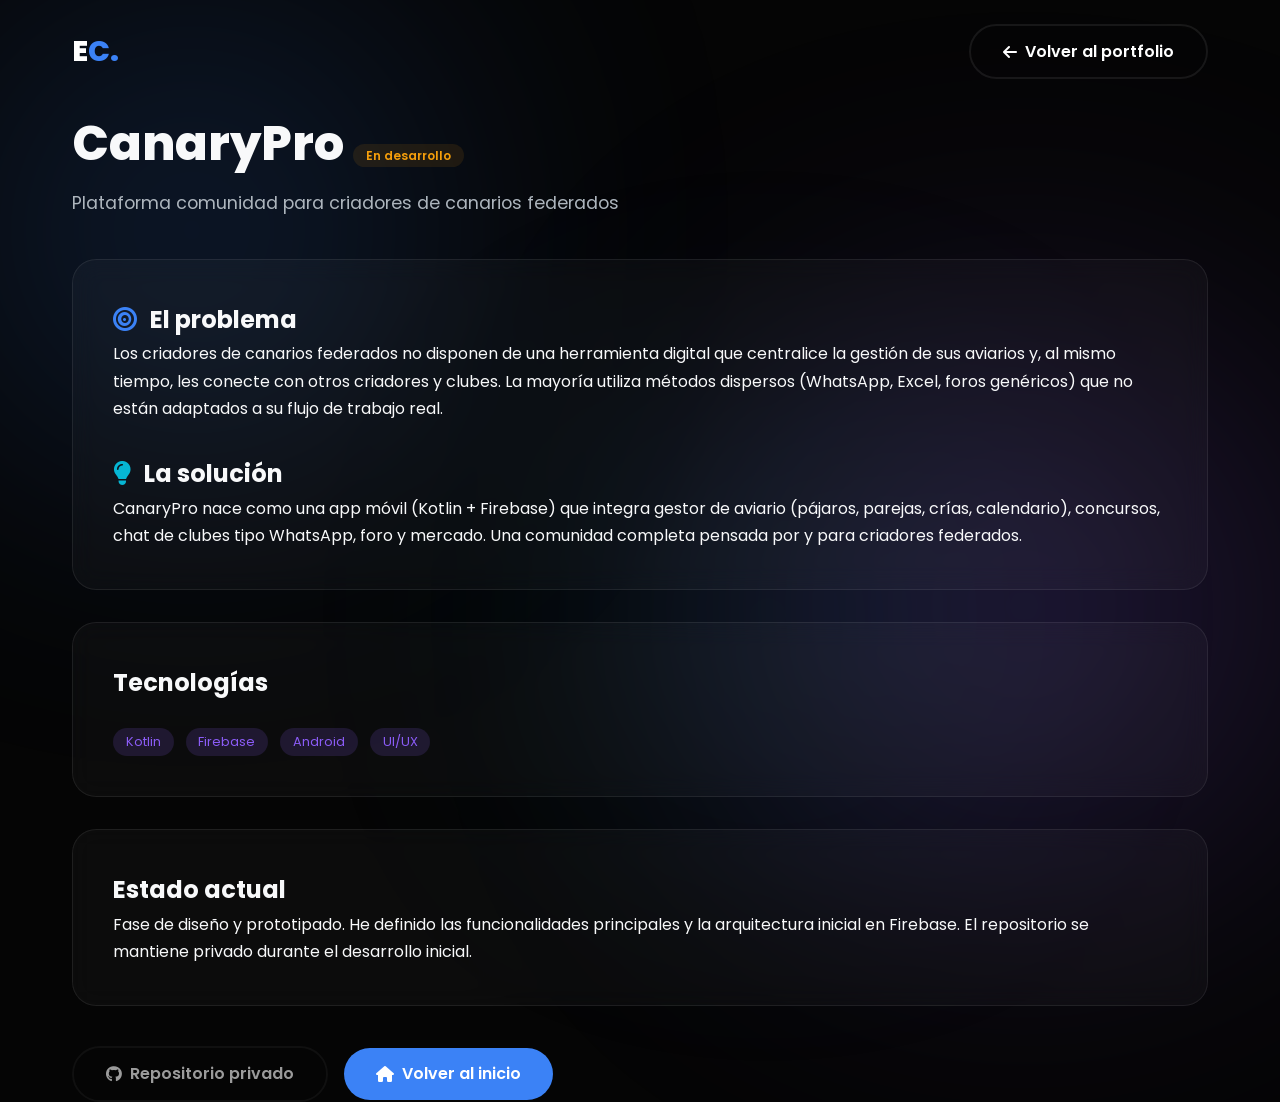
<file: proyectos/canarypro.html>
<!DOCTYPE html>
<html lang="es">
<head>
    <meta charset="UTF-8">
    <meta name="viewport" content="width=device-width, initial-scale=1.0">
    <title>CanaryPro | Enrique Cala</title>
    <meta name="description" content="App comunidad para criadores de canarios federados.">
    <link rel="preconnect" href="https://fonts.googleapis.com">
    <link rel="preconnect" href="https://fonts.gstatic.com" crossorigin>
    <link href="https://fonts.googleapis.com/css2?family=Poppins:wght@300;400;500;600;800&display=swap" rel="stylesheet">
    <link rel="stylesheet" href="https://cdnjs.cloudflare.com/ajax/libs/font-awesome/6.4.0/css/all.min.css">
    <link rel="stylesheet" href="../css/estilo.css">
    <style>
        .project-detail h1 { font-size: clamp(2rem, 5vw, 3rem); font-weight: 800; margin-bottom: 0.25rem; }
        .project-subtitle { font-size: 1.1rem; color: var(--text-muted); margin-bottom: 2.5rem; }
        .project-detail section { margin-bottom: 2rem; }
        .gallery { display: flex; gap: 1rem; flex-wrap: wrap; margin-top: 1.5rem; }
        .gallery a { flex: 1 1 250px; overflow: hidden; border-radius: 12px; border: 1px solid var(--glass-border); transition: var(--transition); }
        .gallery a:hover { border-color: var(--accent-blue); transform: translateY(-3px); }
        .gallery img { width: 100%; display: block; }
    </style>
</head>
<body>
    <div class="bg-glow glow-1"></div><div class="bg-glow glow-2"></div><div class="bg-glow glow-3"></div>
    <div class="container">
        <nav>
            <a href="../index.html" class="logo">E<span>C.</span></a>
            <div class="nav-actions">
                <a href="../index.html#projects" class="btn btn-outline"><i class="fas fa-arrow-left"></i> Volver al portfolio</a>
            </div>
        </nav>
        <main class="project-detail">
            <h1>CanaryPro <span class="status-tag">En desarrollo</span></h1>
            <p class="project-subtitle">Plataforma comunidad para criadores de canarios federados</p>

            <section class="glass-card">
                <h2><i class="fas fa-bullseye" style="color:var(--accent-blue); margin-right:0.5rem;"></i> El problema</h2>
                <p>Los criadores de canarios federados no disponen de una herramienta digital que centralice la gestión de sus aviarios y, al mismo tiempo, les conecte con otros criadores y clubes. La mayoría utiliza métodos dispersos (WhatsApp, Excel, foros genéricos) que no están adaptados a su flujo de trabajo real.</p>
                <h2 style="margin-top:2rem;"><i class="fas fa-lightbulb" style="color:var(--accent-cyan); margin-right:0.5rem;"></i> La solución</h2>
                <p>CanaryPro nace como una app móvil (Kotlin + Firebase) que integra gestor de aviario (pájaros, parejas, crías, calendario), concursos, chat de clubes tipo WhatsApp, foro y mercado. Una comunidad completa pensada por y para criadores federados.</p>
            </section>

            <section class="glass-card">
                <h2>Tecnologías</h2>
                <div style="margin-top:1rem;">
                    <span class="tech-tag">Kotlin</span>
                    <span class="tech-tag">Firebase</span>
                    <span class="tech-tag">Android</span>
                    <span class="tech-tag">UI/UX</span>
                </div>
            </section>

            <section class="glass-card">
                <h2>Estado actual</h2>
                <p>Fase de diseño y prototipado. He definido las funcionalidades principales y la arquitectura inicial en Firebase. El repositorio se mantiene privado durante el desarrollo inicial.</p>
            </section>

            <div style="margin-top:2.5rem; display:flex; gap:1rem; flex-wrap:wrap; align-items:center;">
                <span class="btn btn-outline" style="opacity:0.6;"><i class="fab fa-github"></i> Repositorio privado</span>
                <a href="../index.html" class="btn btn-primary"><i class="fas fa-home"></i> Volver al inicio</a>
            </div>
        </main>
    </div>
</body>
</html>
</file>
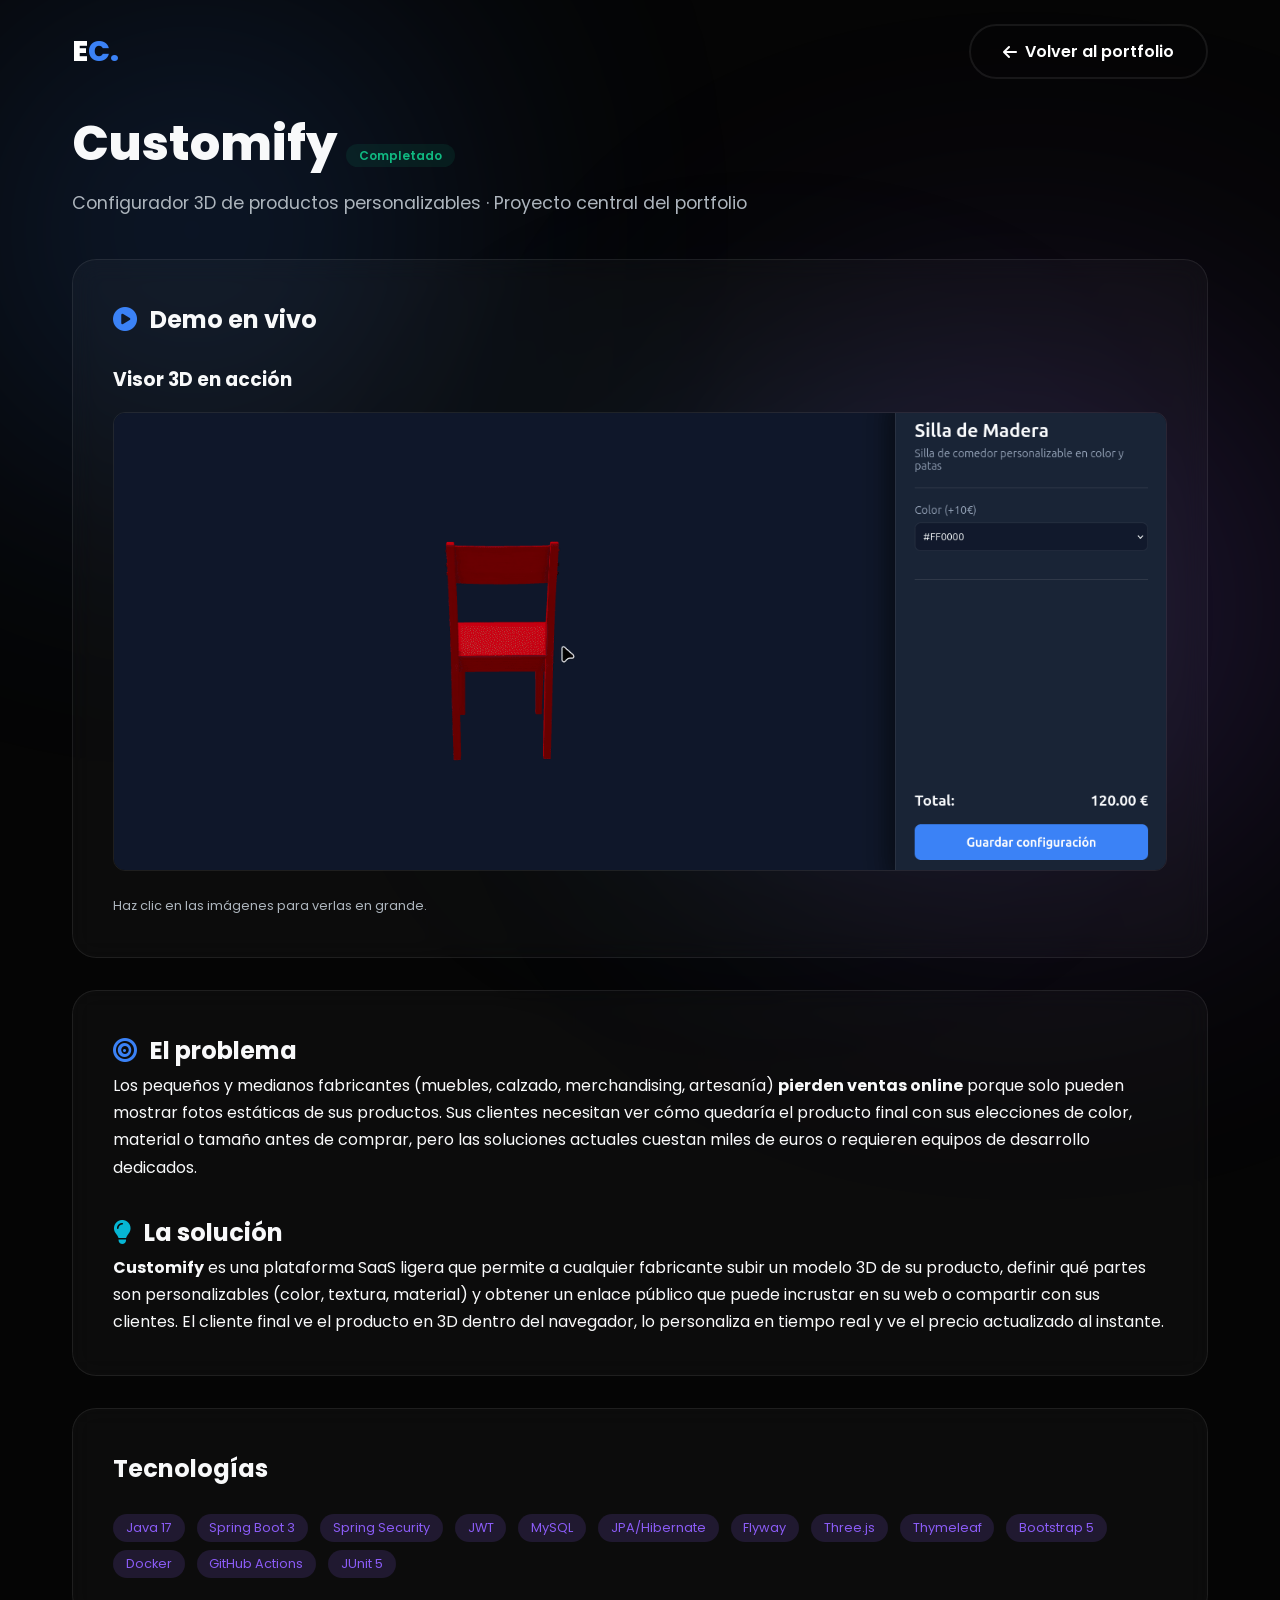
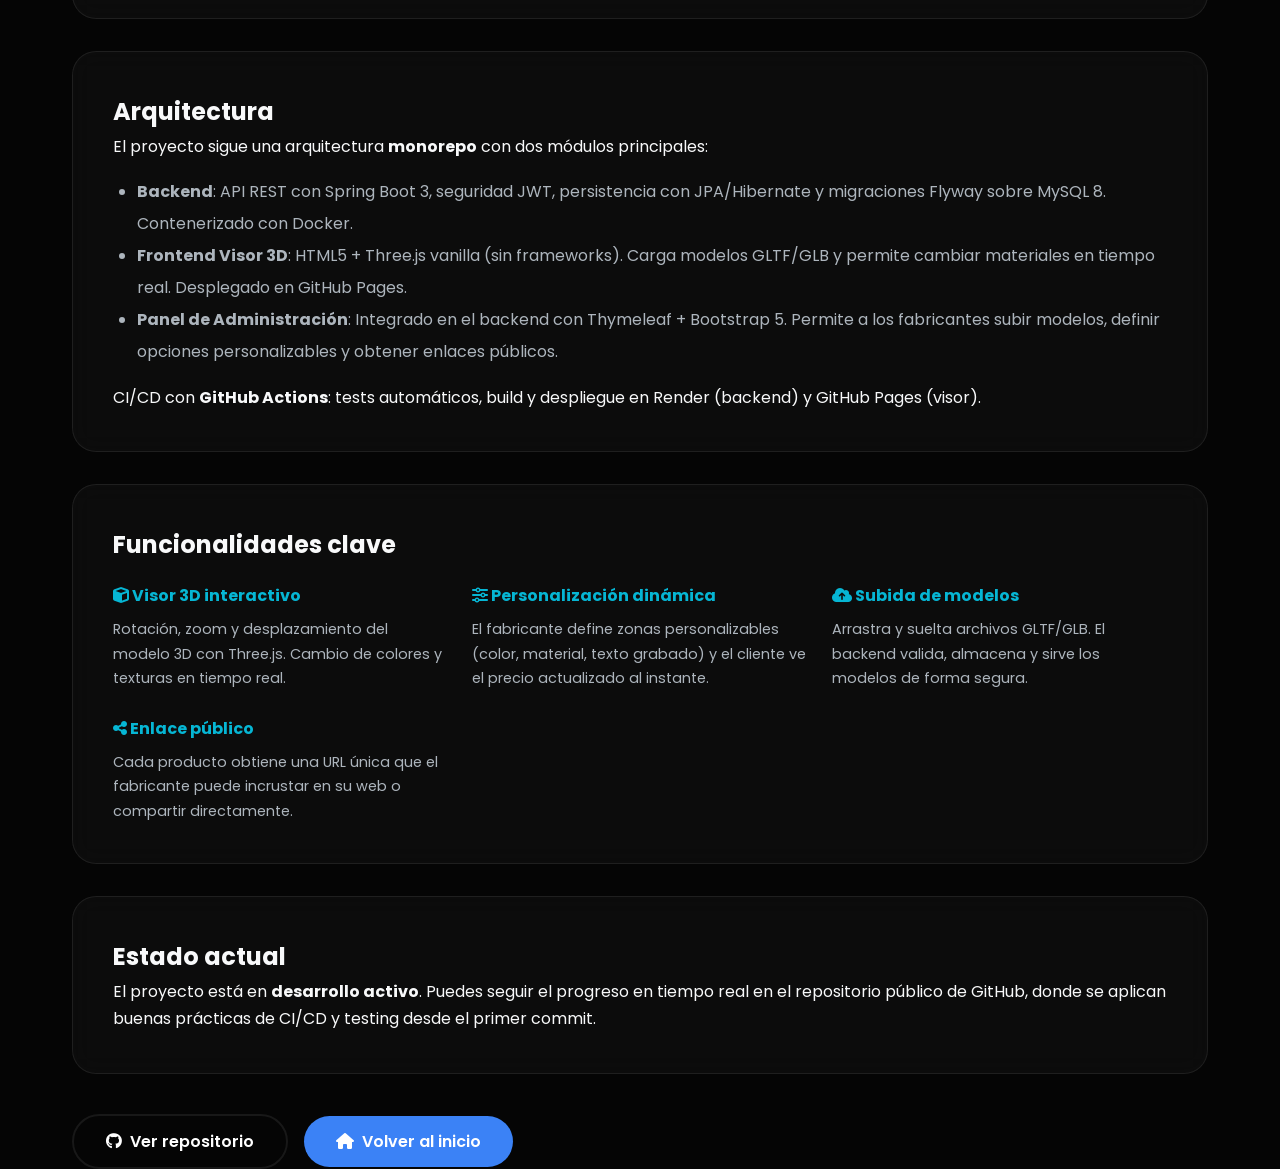
<file: proyectos/customify.html>
<!DOCTYPE html>
<html lang="es">
<head>
    <meta charset="UTF-8">
    <meta name="viewport" content="width=device-width, initial-scale=1.0">
    <title>Customify | Enrique Cala</title>
    <meta name="description" content="Configurador 3D de productos personalizables. Plataforma SaaS con Spring Boot y Three.js.">
    <link rel="preconnect" href="https://fonts.googleapis.com">
    <link rel="preconnect" href="https://fonts.gstatic.com" crossorigin>
    <link href="https://fonts.googleapis.com/css2?family=Poppins:wght@300;400;500;600;800&display=swap" rel="stylesheet">
    <link rel="stylesheet" href="https://cdnjs.cloudflare.com/ajax/libs/font-awesome/6.4.0/css/all.min.css">
    <link rel="stylesheet" href="../css/estilo.css">
    <style>
        .project-detail h1 { font-size: clamp(2rem, 5vw, 3rem); font-weight: 800; margin-bottom: 0.25rem; }
        .project-subtitle { font-size: 1.1rem; color: var(--text-muted); margin-bottom: 2.5rem; }
        .project-detail section { margin-bottom: 2rem; }
        .gallery { display: flex; gap: 1rem; flex-wrap: wrap; margin-top: 1.5rem; }
        .gallery a { flex: 1 1 250px; overflow: hidden; border-radius: 12px; border: 1px solid var(--glass-border); transition: var(--transition); }
        .gallery a:hover { border-color: var(--accent-blue); transform: translateY(-3px); }
        .gallery img { width: 100%; display: block; }
        .demo-gif { width: 100%; border-radius: 12px; border: 1px solid var(--glass-border); margin-top: 0.5rem; }
    </style>
</head>
<body>
    <div class="bg-glow glow-1"></div><div class="bg-glow glow-2"></div><div class="bg-glow glow-3"></div>
    <div class="container">
        <nav>
            <a href="../index.html" class="logo">E<span>C.</span></a>
            <div class="nav-actions">
                <a href="../index.html#projects" class="btn btn-outline"><i class="fas fa-arrow-left"></i> Volver al portfolio</a>
            </div>
        </nav>
        <main class="project-detail">
            <h1>Customify <span class="status-tag completed">Completado</span></h1>
            <p class="project-subtitle">Configurador 3D de productos personalizables · Proyecto central del portfolio</p>

            <!-- Demo visual -->
            <section class="glass-card">
                <h2><i class="fas fa-play-circle" style="color:var(--accent-blue); margin-right:0.5rem;"></i> Demo en vivo</h2>
                
                <h3 style="margin-top:1.5rem; margin-bottom:0.5rem; color:var(--text-main);">Visor 3D en acción</h3>
                <img src="../assets/img/visor3d.gif" alt="Demo del configurador 3D personalizando un producto en tiempo real" class="demo-gif" onerror="this.style.display='none'">
                <p style="font-size:0.8rem; color:var(--text-muted); margin-top:1rem;">Haz clic en las imágenes para verlas en grande.</p>
            </section>

            <!-- Problema y solución -->
            <section class="glass-card">
                <h2><i class="fas fa-bullseye" style="color:var(--accent-blue); margin-right:0.5rem;"></i> El problema</h2>
                <p>Los pequeños y medianos fabricantes (muebles, calzado, merchandising, artesanía) <strong>pierden ventas online</strong> porque solo pueden mostrar fotos estáticas de sus productos. Sus clientes necesitan ver cómo quedaría el producto final con sus elecciones de color, material o tamaño antes de comprar, pero las soluciones actuales cuestan miles de euros o requieren equipos de desarrollo dedicados.</p>
                <h2 style="margin-top:2rem;"><i class="fas fa-lightbulb" style="color:var(--accent-cyan); margin-right:0.5rem;"></i> La solución</h2>
                <p><strong>Customify</strong> es una plataforma SaaS ligera que permite a cualquier fabricante subir un modelo 3D de su producto, definir qué partes son personalizables (color, textura, material) y obtener un enlace público que puede incrustar en su web o compartir con sus clientes. El cliente final ve el producto en 3D dentro del navegador, lo personaliza en tiempo real y ve el precio actualizado al instante.</p>
            </section>

            <!-- Tecnologías -->
            <section class="glass-card">
                <h2>Tecnologías</h2>
                <div style="margin-top:1rem;">
                    <span class="tech-tag">Java 17</span>
                    <span class="tech-tag">Spring Boot 3</span>
                    <span class="tech-tag">Spring Security</span>
                    <span class="tech-tag">JWT</span>
                    <span class="tech-tag">MySQL</span>
                    <span class="tech-tag">JPA/Hibernate</span>
                    <span class="tech-tag">Flyway</span>
                    <span class="tech-tag">Three.js</span>
                    <span class="tech-tag">Thymeleaf</span>
                    <span class="tech-tag">Bootstrap 5</span>
                    <span class="tech-tag">Docker</span>
                    <span class="tech-tag">GitHub Actions</span>
                    <span class="tech-tag">JUnit 5</span>
                </div>
            </section>

            <!-- Arquitectura -->
            <section class="glass-card">
                <h2>Arquitectura</h2>
                <p>El proyecto sigue una arquitectura <strong>monorepo</strong> con dos módulos principales:</p>
                <ul style="margin-top:1rem; margin-left:1.5rem; color:var(--text-muted); line-height:2;">
                    <li><strong>Backend</strong>: API REST con Spring Boot 3, seguridad JWT, persistencia con JPA/Hibernate y migraciones Flyway sobre MySQL 8. Contenerizado con Docker.</li>
                    <li><strong>Frontend Visor 3D</strong>: HTML5 + Three.js vanilla (sin frameworks). Carga modelos GLTF/GLB y permite cambiar materiales en tiempo real. Desplegado en GitHub Pages.</li>
                    <li><strong>Panel de Administración</strong>: Integrado en el backend con Thymeleaf + Bootstrap 5. Permite a los fabricantes subir modelos, definir opciones personalizables y obtener enlaces públicos.</li>
                </ul>
                <p style="margin-top:1rem;">CI/CD con <strong>GitHub Actions</strong>: tests automáticos, build y despliegue en Render (backend) y GitHub Pages (visor).</p>
            </section>

            <!-- Funcionalidades -->
            <section class="glass-card">
                <h2>Funcionalidades clave</h2>
                <div style="display:grid; grid-template-columns: repeat(auto-fit, minmax(250px, 1fr)); gap:1.5rem; margin-top:1rem;">
                    <div>
                        <h4 style="color:var(--accent-cyan); margin-bottom:0.5rem;"><i class="fas fa-cube"></i> Visor 3D interactivo</h4>
                        <p style="font-size:0.9rem; color:var(--text-muted);">Rotación, zoom y desplazamiento del modelo 3D con Three.js. Cambio de colores y texturas en tiempo real.</p>
                    </div>
                    <div>
                        <h4 style="color:var(--accent-cyan); margin-bottom:0.5rem;"><i class="fas fa-sliders-h"></i> Personalización dinámica</h4>
                        <p style="font-size:0.9rem; color:var(--text-muted);">El fabricante define zonas personalizables (color, material, texto grabado) y el cliente ve el precio actualizado al instante.</p>
                    </div>
                    <div>
                        <h4 style="color:var(--accent-cyan); margin-bottom:0.5rem;"><i class="fas fa-cloud-upload-alt"></i> Subida de modelos</h4>
                        <p style="font-size:0.9rem; color:var(--text-muted);">Arrastra y suelta archivos GLTF/GLB. El backend valida, almacena y sirve los modelos de forma segura.</p>
                    </div>
                    <div>
                        <h4 style="color:var(--accent-cyan); margin-bottom:0.5rem;"><i class="fas fa-share-alt"></i> Enlace público</h4>
                        <p style="font-size:0.9rem; color:var(--text-muted);">Cada producto obtiene una URL única que el fabricante puede incrustar en su web o compartir directamente.</p>
                    </div>
                </div>
            </section>

            <!-- Estado actual -->
            <section class="glass-card">
                <h2>Estado actual</h2>
                <p>El proyecto está en <strong>desarrollo activo</strong>. Puedes seguir el progreso en tiempo real en el repositorio público de GitHub, donde se aplican buenas prácticas de CI/CD y testing desde el primer commit.</p>
            </section>

            <!-- Enlaces -->
            <div style="margin-top:2.5rem; display:flex; gap:1rem; flex-wrap:wrap; align-items:center;">
                <a href="https://github.com/ecalar/customify" target="_blank" class="btn btn-outline"><i class="fab fa-github"></i> Ver repositorio</a>
                <a href="../index.html" class="btn btn-primary"><i class="fas fa-home"></i> Volver al inicio</a>
            </div>
        </main>
    </div>
</body>
</html>
</file>
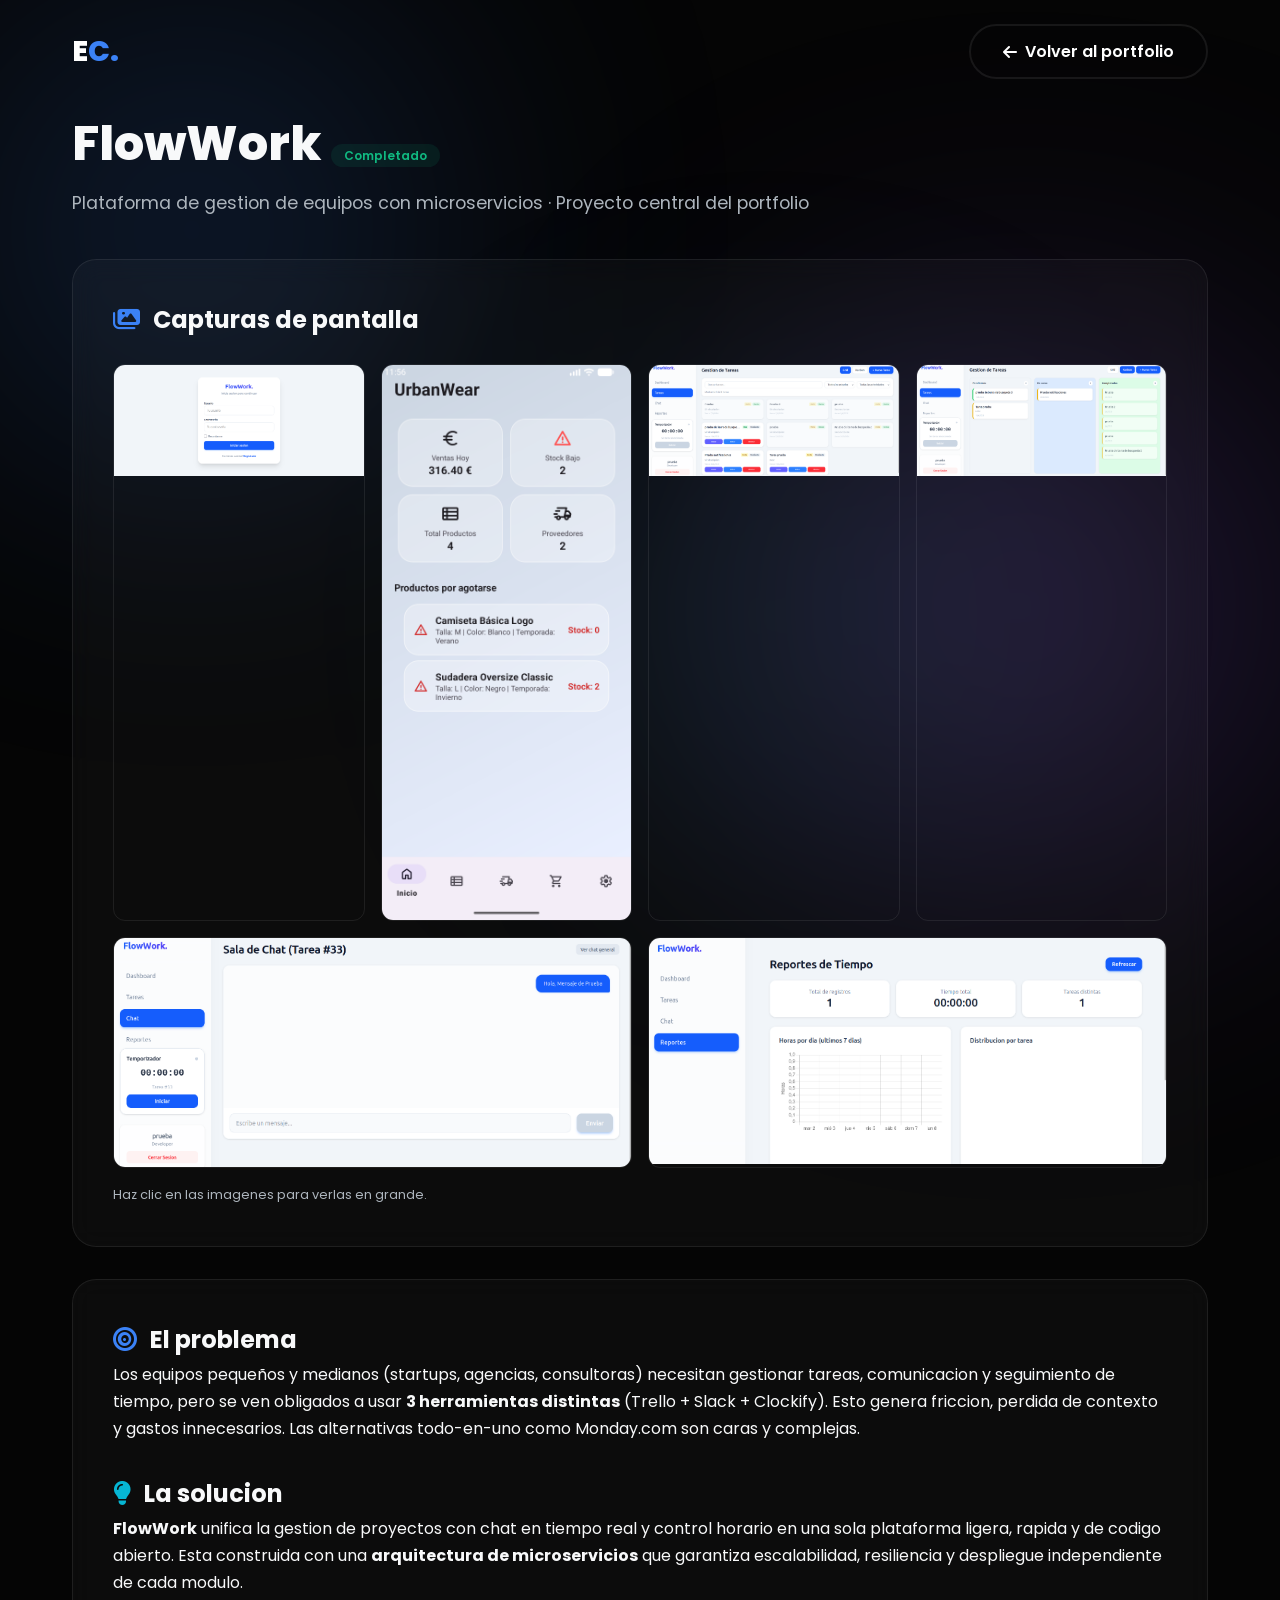
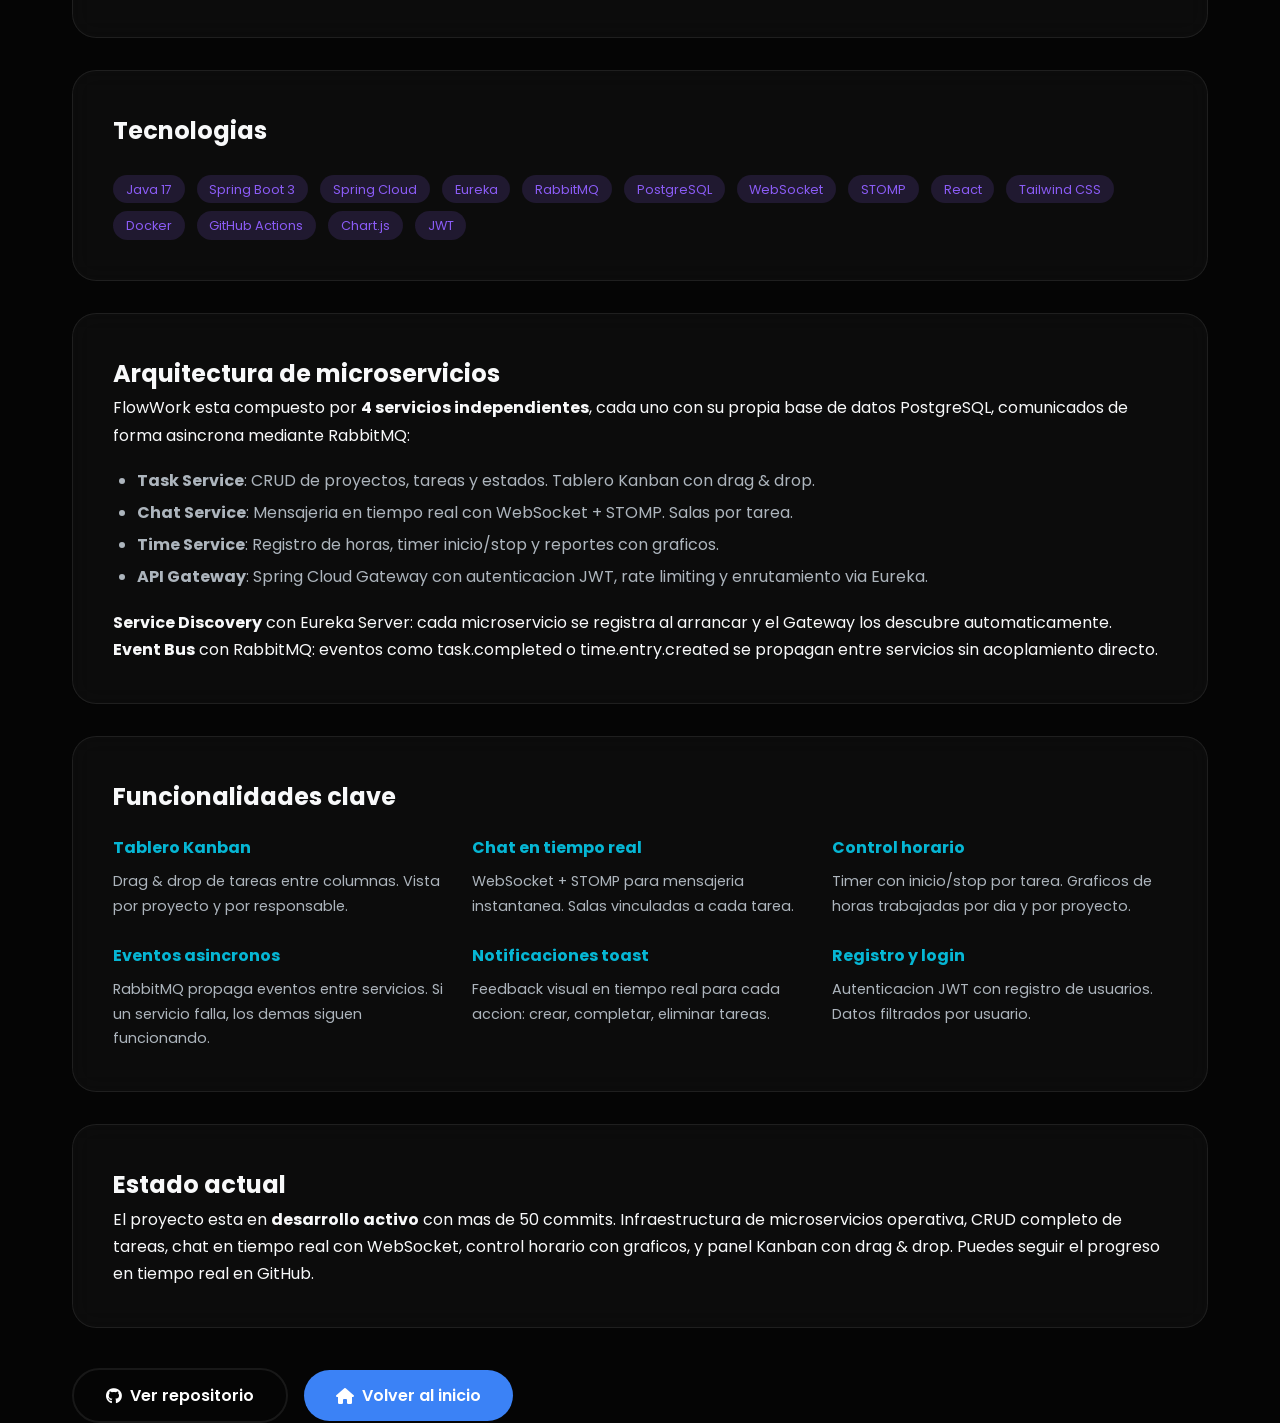
<file: proyectos/flowwork.html>
<!DOCTYPE html>
<html lang="es">
<head>
    <meta charset="UTF-8">
    <meta name="viewport" content="width=device-width, initial-scale=1.0">
    <title>FlowWork | Enrique Cala</title>
    <meta name="description" content="Plataforma de gestion de equipos con microservicios. Spring Boot, Spring Cloud, RabbitMQ y React.">
    <link rel="preconnect" href="https://fonts.googleapis.com">
    <link rel="preconnect" href="https://fonts.gstatic.com" crossorigin>
    <link href="https://fonts.googleapis.com/css2?family=Poppins:wght@300;400;500;600;800&display=swap" rel="stylesheet">
    <link rel="stylesheet" href="https://cdnjs.cloudflare.com/ajax/libs/font-awesome/6.4.0/css/all.min.css">
    <link rel="stylesheet" href="../css/estilo.css">
    <style>
        .project-detail h1 { font-size: clamp(2rem, 5vw, 3rem); font-weight: 800; margin-bottom: 0.25rem; }
        .project-subtitle { font-size: 1.1rem; color: var(--text-muted); margin-bottom: 2.5rem; }
        .project-detail section { margin-bottom: 2rem; }
        .gallery { display: flex; gap: 1rem; flex-wrap: wrap; margin-top: 1.5rem; }
        .gallery a { flex: 1 1 250px; overflow: hidden; border-radius: 12px; border: 1px solid var(--glass-border); transition: var(--transition); }
        .gallery a:hover { border-color: var(--accent-blue); transform: translateY(-3px); }
        .gallery img { width: 100%; display: block; }
        .demo-gif { width: 100%; border-radius: 12px; border: 1px solid var(--glass-border); margin-top: 0.5rem; }
    </style>
</head>
<body>
    <div class="bg-glow glow-1"></div>
    <div class="bg-glow glow-2"></div>
    <div class="bg-glow glow-3"></div>

    <div class="container">
        <nav>
            <a href="../index.html" class="logo">E<span>C.</span></a>
            <div class="nav-actions">
                <a href="../index.html#projects" class="btn btn-outline">
                    <i class="fas fa-arrow-left"></i> Volver al portfolio
                </a>
            </div>
        </nav>

        <main class="project-detail">
            <h1>FlowWork <span class="status-tag completed">Completado</span></h1>
            <p class="project-subtitle">Plataforma de gestion de equipos con microservicios · Proyecto central del portfolio</p>

            <!-- Capturas de pantalla -->
            <section class="glass-card">
                <h2><i class="fas fa-images" style="color:var(--accent-blue); margin-right:0.5rem;"></i> Capturas de pantalla</h2>
                <div class="gallery">
                    <a href="../assets/img/login.png" target="_blank">
                        <img src="../assets/img/login.png" alt="Pantalla de inicio de sesion">
                    </a>
                    <a href="../assets/img/dashboard.png" target="_blank">
                        <img src="../assets/img/dashboard.png" alt="Dashboard principal">
                    </a>
                    <a href="../assets/img/tasks-grid.png" target="_blank">
                        <img src="../assets/img/tasks-grid.png" alt="Vista grid de tareas">
                    </a>
                    <a href="../assets/img/tasks-kanban.png" target="_blank">
                        <img src="../assets/img/tasks-kanban.png" alt="Vista Kanban">
                    </a>
                    <a href="../assets/img/chat.png" target="_blank">
                        <img src="../assets/img/chat.png" alt="Chat vinculado a tarea">
                    </a>
                    <a href="../assets/img/reports.png" target="_blank">
                        <img src="../assets/img/reports.png" alt="Reportes de tiempo con graficos">
                    </a>
                </div>
                <p style="font-size:0.8rem; color:var(--text-muted); margin-top:1rem;">Haz clic en las imagenes para verlas en grande.</p>
            </section>

            <!-- Problema y solucion -->
            <section class="glass-card">
                <h2><i class="fas fa-bullseye" style="color:var(--accent-blue); margin-right:0.5rem;"></i> El problema</h2>
                <p>
                    Los equipos pequeños y medianos (startups, agencias, consultoras) necesitan gestionar tareas,
                    comunicacion y seguimiento de tiempo, pero se ven obligados a usar <strong>3 herramientas distintas</strong>
                    (Trello + Slack + Clockify). Esto genera friccion, perdida de contexto y gastos innecesarios.
                    Las alternativas todo-en-uno como Monday.com son caras y complejas.
                </p>

                <h2 style="margin-top:2rem;"><i class="fas fa-lightbulb" style="color:var(--accent-cyan); margin-right:0.5rem;"></i> La solucion</h2>
                <p>
                    <strong>FlowWork</strong> unifica la gestion de proyectos con chat en tiempo real y control horario
                    en una sola plataforma ligera, rapida y de codigo abierto. Esta construida con una
                    <strong>arquitectura de microservicios</strong> que garantiza escalabilidad, resiliencia y
                    despliegue independiente de cada modulo.
                </p>
            </section>

            <!-- Tecnologias -->
            <section class="glass-card">
                <h2>Tecnologias</h2>
                <div style="margin-top:1rem;">
                    <span class="tech-tag">Java 17</span>
                    <span class="tech-tag">Spring Boot 3</span>
                    <span class="tech-tag">Spring Cloud</span>
                    <span class="tech-tag">Eureka</span>
                    <span class="tech-tag">RabbitMQ</span>
                    <span class="tech-tag">PostgreSQL</span>
                    <span class="tech-tag">WebSocket</span>
                    <span class="tech-tag">STOMP</span>
                    <span class="tech-tag">React</span>
                    <span class="tech-tag">Tailwind CSS</span>
                    <span class="tech-tag">Docker</span>
                    <span class="tech-tag">GitHub Actions</span>
                    <span class="tech-tag">Chart.js</span>
                    <span class="tech-tag">JWT</span>
                </div>
            </section>

            <!-- Arquitectura -->
            <section class="glass-card">
                <h2>Arquitectura de microservicios</h2>
                <p>
                    FlowWork esta compuesto por <strong>4 servicios independientes</strong>, cada uno con su propia
                    base de datos PostgreSQL, comunicados de forma asincrona mediante RabbitMQ:
                </p>
                <ul style="margin-top:1rem; margin-left:1.5rem; color:var(--text-muted); line-height:2;">
                    <li><strong>Task Service</strong>: CRUD de proyectos, tareas y estados. Tablero Kanban con drag & drop.</li>
                    <li><strong>Chat Service</strong>: Mensajeria en tiempo real con WebSocket + STOMP. Salas por tarea.</li>
                    <li><strong>Time Service</strong>: Registro de horas, timer inicio/stop y reportes con graficos.</li>
                    <li><strong>API Gateway</strong>: Spring Cloud Gateway con autenticacion JWT, rate limiting y enrutamiento via Eureka.</li>
                </ul>
                <p style="margin-top:1rem;">
                    <strong>Service Discovery</strong> con Eureka Server: cada microservicio se registra al arrancar
                    y el Gateway los descubre automaticamente.
                </p>
                <p>
                    <strong>Event Bus</strong> con RabbitMQ: eventos como <code>task.completed</code> o
                    <code>time.entry.created</code> se propagan entre servicios sin acoplamiento directo.
                </p>
            </section>

            <!-- Funcionalidades -->
            <section class="glass-card">
                <h2>Funcionalidades clave</h2>
                <div style="display:grid; grid-template-columns: repeat(auto-fit, minmax(250px, 1fr)); gap:1.5rem; margin-top:1rem;">
                    <div>
                        <h4 style="color:var(--accent-cyan); margin-bottom:0.5rem;">Tablero Kanban</h4>
                        <p style="font-size:0.9rem; color:var(--text-muted);">Drag & drop de tareas entre columnas. Vista por proyecto y por responsable.</p>
                    </div>
                    <div>
                        <h4 style="color:var(--accent-cyan); margin-bottom:0.5rem;">Chat en tiempo real</h4>
                        <p style="font-size:0.9rem; color:var(--text-muted);">WebSocket + STOMP para mensajeria instantanea. Salas vinculadas a cada tarea.</p>
                    </div>
                    <div>
                        <h4 style="color:var(--accent-cyan); margin-bottom:0.5rem;">Control horario</h4>
                        <p style="font-size:0.9rem; color:var(--text-muted);">Timer con inicio/stop por tarea. Graficos de horas trabajadas por dia y por proyecto.</p>
                    </div>
                    <div>
                        <h4 style="color:var(--accent-cyan); margin-bottom:0.5rem;">Eventos asincronos</h4>
                        <p style="font-size:0.9rem; color:var(--text-muted);">RabbitMQ propaga eventos entre servicios. Si un servicio falla, los demas siguen funcionando.</p>
                    </div>
                    <div>
                        <h4 style="color:var(--accent-cyan); margin-bottom:0.5rem;">Notificaciones toast</h4>
                        <p style="font-size:0.9rem; color:var(--text-muted);">Feedback visual en tiempo real para cada accion: crear, completar, eliminar tareas.</p>
                    </div>
                    <div>
                        <h4 style="color:var(--accent-cyan); margin-bottom:0.5rem;">Registro y login</h4>
                        <p style="font-size:0.9rem; color:var(--text-muted);">Autenticacion JWT con registro de usuarios. Datos filtrados por usuario.</p>
                    </div>
                </div>
            </section>

            <!-- Estado actual -->
            <section class="glass-card">
                <h2>Estado actual</h2>
                <p>
                    El proyecto esta en <strong>desarrollo activo</strong> con mas de 50 commits.
                    Infraestructura de microservicios operativa, CRUD completo de tareas, chat en tiempo real
                    con WebSocket, control horario con graficos, y panel Kanban con drag & drop.
                    Puedes seguir el progreso en tiempo real en GitHub.
                </p>
            </section>

            <!-- Enlaces -->
            <div style="margin-top:2.5rem; display:flex; gap:1rem; flex-wrap:wrap; align-items:center;">
                <a href="https://github.com/ecalar/flowwork" target="_blank" class="btn btn-outline">
                    <i class="fab fa-github"></i> Ver repositorio
                </a>
                <a href="../index.html" class="btn btn-primary">
                    <i class="fas fa-home"></i> Volver al inicio
                </a>
            </div>
        </main>
    </div>
</body>
</html>
</file>
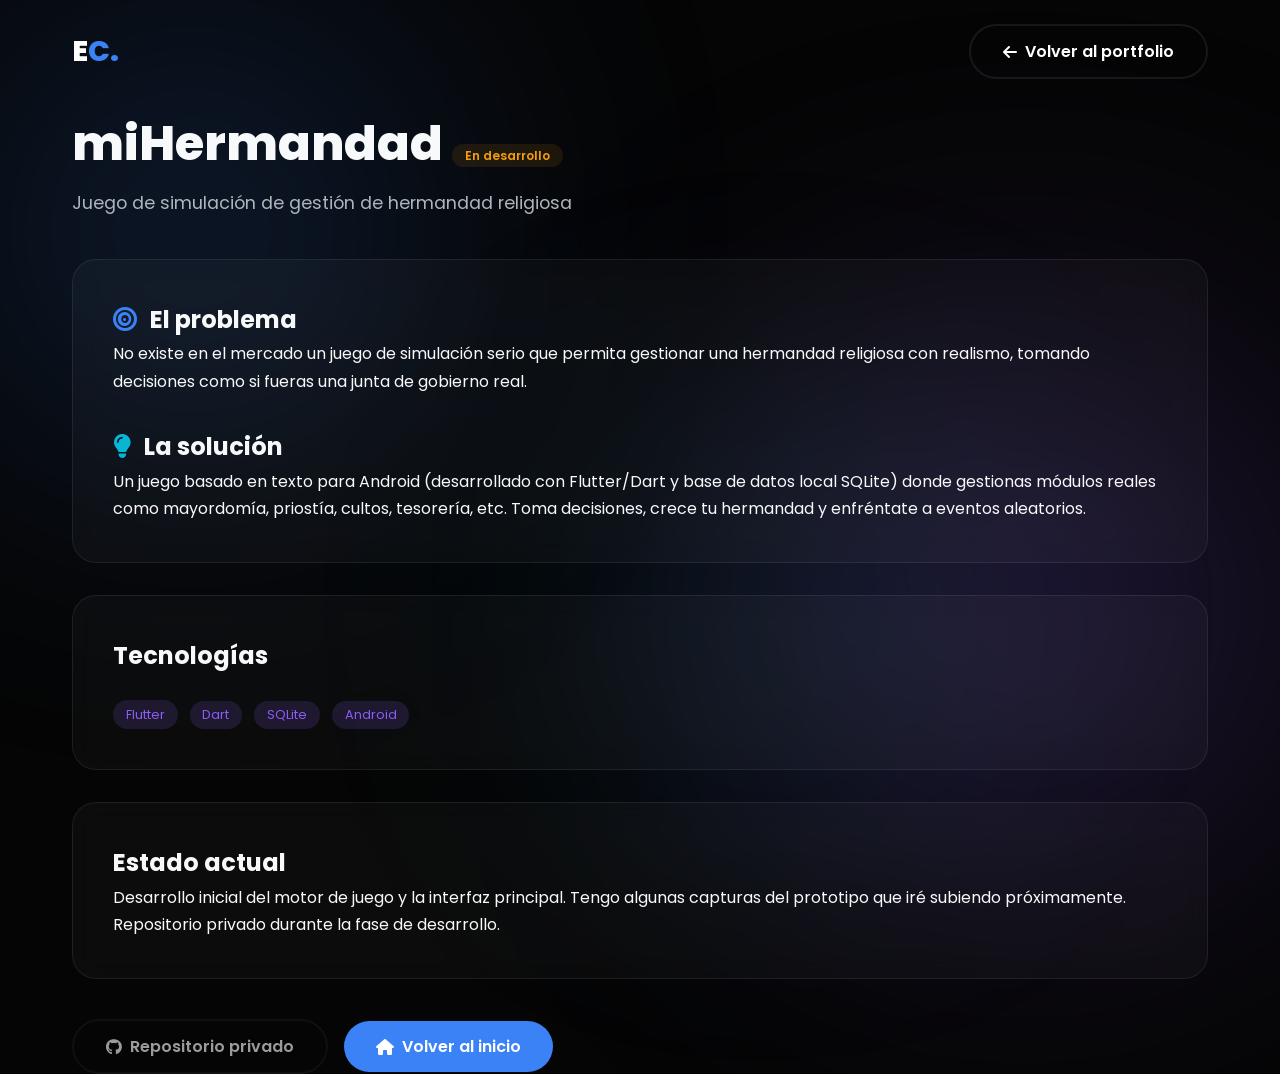
<file: proyectos/mihermandad.html>
<!DOCTYPE html>
<html lang="es">
<head>
    <meta charset="UTF-8">
    <meta name="viewport" content="width=device-width, initial-scale=1.0">
    <title>miHermandad | Enrique Cala</title>
    <meta name="description" content="Juego de simulación de gestión de hermandad religiosa.">
    <link rel="preconnect" href="https://fonts.googleapis.com">
    <link rel="preconnect" href="https://fonts.gstatic.com" crossorigin>
    <link href="https://fonts.googleapis.com/css2?family=Poppins:wght@300;400;500;600;800&display=swap" rel="stylesheet">
    <link rel="stylesheet" href="https://cdnjs.cloudflare.com/ajax/libs/font-awesome/6.4.0/css/all.min.css">
    <link rel="stylesheet" href="../css/estilo.css">
    <style>
        .project-detail h1 { font-size: clamp(2rem, 5vw, 3rem); font-weight: 800; margin-bottom: 0.25rem; }
        .project-subtitle { font-size: 1.1rem; color: var(--text-muted); margin-bottom: 2.5rem; }
        .project-detail section { margin-bottom: 2rem; }
        .gallery { display: flex; gap: 1rem; flex-wrap: wrap; margin-top: 1.5rem; }
        .gallery a { flex: 1 1 250px; overflow: hidden; border-radius: 12px; border: 1px solid var(--glass-border); transition: var(--transition); }
        .gallery a:hover { border-color: var(--accent-blue); transform: translateY(-3px); }
        .gallery img { width: 100%; display: block; }
    </style>
</head>
<body>
    <div class="bg-glow glow-1"></div><div class="bg-glow glow-2"></div><div class="bg-glow glow-3"></div>
    <div class="container">
        <nav>
            <a href="../index.html" class="logo">E<span>C.</span></a>
            <div class="nav-actions">
                <a href="../index.html#projects" class="btn btn-outline"><i class="fas fa-arrow-left"></i> Volver al portfolio</a>
            </div>
        </nav>
        <main class="project-detail">
            <h1>miHermandad <span class="status-tag">En desarrollo</span></h1>
            <p class="project-subtitle">Juego de simulación de gestión de hermandad religiosa</p>

            <section class="glass-card">
                <h2><i class="fas fa-bullseye" style="color:var(--accent-blue); margin-right:0.5rem;"></i> El problema</h2>
                <p>No existe en el mercado un juego de simulación serio que permita gestionar una hermandad religiosa con realismo, tomando decisiones como si fueras una junta de gobierno real.</p>
                <h2 style="margin-top:2rem;"><i class="fas fa-lightbulb" style="color:var(--accent-cyan); margin-right:0.5rem;"></i> La solución</h2>
                <p>Un juego basado en texto para Android (desarrollado con Flutter/Dart y base de datos local SQLite) donde gestionas módulos reales como mayordomía, priostía, cultos, tesorería, etc. Toma decisiones, crece tu hermandad y enfréntate a eventos aleatorios.</p>
            </section>

            <section class="glass-card">
                <h2>Tecnologías</h2>
                <div style="margin-top:1rem;">
                    <span class="tech-tag">Flutter</span>
                    <span class="tech-tag">Dart</span>
                    <span class="tech-tag">SQLite</span>
                    <span class="tech-tag">Android</span>
                </div>
            </section>

            <section class="glass-card">
                <h2>Estado actual</h2>
                <p>Desarrollo inicial del motor de juego y la interfaz principal. Tengo algunas capturas del prototipo que iré subiendo próximamente. Repositorio privado durante la fase de desarrollo.</p>
            </section>

            <div style="margin-top:2.5rem; display:flex; gap:1rem; flex-wrap:wrap; align-items:center;">
                <span class="btn btn-outline" style="opacity:0.6;"><i class="fab fa-github"></i> Repositorio privado</span>
                <a href="../index.html" class="btn btn-primary"><i class="fas fa-home"></i> Volver al inicio</a>
            </div>
        </main>
    </div>
</body>
</html>
</file>
<file: css/estilo.css>
:root {
    --bg-base: #050505;
    --text-main: #f8f9fa;
    --text-muted: #adb5bd;
    --accent-blue: #3b82f6;
    --accent-purple: #8b5cf6;
    --accent-cyan: #06b6d4;
    --glass-bg: rgba(255, 255, 255, 0.03);
    --glass-border: rgba(255, 255, 255, 0.08);
    --transition: all 0.4s cubic-bezier(0.4, 0, 0.2, 1);
}

* { margin: 0; padding: 0; box-sizing: border-box; font-family: 'Poppins', sans-serif; }

body { background: var(--bg-base); color: var(--text-main); line-height: 1.7; overflow-x: hidden; }

/* Fondos animados */
.bg-glow {
    position: fixed; border-radius: 50%; filter: blur(140px); z-index: -1; opacity: 0.35;
    animation: float 12s infinite alternate ease-in-out;
}
.glow-1 { top: -10%; left: -10%; width: 50vw; height: 50vw; background: radial-gradient(circle, var(--accent-blue), transparent 70%); }
.glow-2 { bottom: -10%; right: -10%; width: 60vw; height: 60vw; background: radial-gradient(circle, var(--accent-purple), transparent 70%); animation-delay: -5s; }
.glow-3 { top: 40%; left: 40%; width: 40vw; height: 40vw; background: radial-gradient(circle, var(--accent-cyan), transparent 70%); animation-duration: 15s; opacity: 0.2; }
@keyframes float { 0% { transform: translate(0,0) scale(1); } 100% { transform: translate(5%,8%) scale(1.1); } }

.container { max-width: 1200px; margin: 0 auto; padding: 0 2rem; }

.availability-bar {
    background: rgba(5,5,5,0.85); backdrop-filter: blur(10px); text-align: center;
    padding: 0.5rem; font-size: 0.9rem; color: #10b981; border-bottom: 1px solid var(--glass-border);
    position: sticky; top: 0; z-index: 1000;
}
.status-dot { display: inline-block; width: 8px; height: 8px; background: #10b981; border-radius: 50%; margin-right: 0.5rem; box-shadow: 0 0 10px #10b981; }

.status-tag {
    background: rgba(245,158,11,0.1);
    color: #f59e0b;
    padding: 0.2rem 0.8rem;
    border-radius: 50px;
    font-size: 0.75rem;
    font-weight: 600;
}

.status-tag.completed {
    background: rgba(16,185,129,0.1);
    color: #10b981;
}

nav { display: flex; justify-content: space-between; align-items: center; padding: 1.5rem 0; }
.logo { font-size: 1.8rem; font-weight: 800; text-decoration: none; color: #fff; }
.logo span { color: var(--accent-blue); }
.nav-links { list-style: none; display: flex; gap: 2rem; }
.nav-links a { color: var(--text-muted); text-decoration: none; font-weight: 500; transition: var(--transition); }
.nav-links a:hover, .nav-links a.active { color: #fff; }
.social-icons { display: flex; gap: 1rem; }
.icon-btn {
    display: grid; place-items: center; width: 40px; height: 40px; border-radius: 12px;
    background: var(--glass-bg); border: 1px solid var(--glass-border); color: var(--text-main);
    font-size: 1.1rem; transition: var(--transition); text-decoration: none;
}
.icon-btn:hover { background: rgba(255,255,255,0.1); border-color: var(--accent-blue); color: var(--accent-blue); transform: translateY(-3px); }

.hero {
    display: flex;
    align-items: center;
    justify-content: space-between;
    gap: 4rem;
    padding: 0 3rem;
    min-height: calc(100vh - 80px);
}
.hero-text { flex: 1.2; }
.badge {
    display: inline-block; padding: 0.5rem 1.2rem; background: rgba(59,130,246,0.1);
    border: 1px solid rgba(59,130,246,0.3); border-radius: 50px; color: var(--accent-blue);
    font-weight: 600; font-size: 0.9rem; margin-bottom: 1.5rem; animation: pulse-border 2s infinite;
}
@keyframes pulse-border { 0% { box-shadow: 0 0 0 0 rgba(59,130,246,0.4); } 70% { box-shadow: 0 0 0 10px rgba(59,130,246,0); } 100% { box-shadow: 0 0 0 0 rgba(59,130,246,0); } }
.hero h1 { font-size: clamp(3rem, 8vw, 5rem); font-weight: 800; line-height: 1.1; margin-bottom: 1.5rem; }
.gradient-text { background: linear-gradient(135deg, var(--accent-blue), var(--accent-purple)); -webkit-background-clip: text; -webkit-text-fill-color: transparent; }
.hero p { font-size: 1.15rem; color: var(--text-muted); max-width: 550px; margin-bottom: 2rem; }
.hero-cta { display: flex; gap: 1rem; flex-wrap: wrap; }
.btn {
    padding: 0.75rem 2rem; border-radius: 50px; font-weight: 600; text-decoration: none;
    display: inline-flex; align-items: center; gap: 0.5rem; transition: var(--transition);
}
.btn-primary { background: var(--accent-blue); color: #fff; border: none; }
.btn-primary:hover { background: #2563eb; transform: translateY(-2px); box-shadow: 0 10px 25px rgba(59,130,246,0.4); }
.btn-outline { border: 2px solid var(--glass-border); color: #fff; background: transparent; }
.btn-outline:hover { border-color: var(--accent-blue); background: rgba(59,130,246,0.1); }
.hero-img-wrapper { flex: 0.8; position: relative; display: flex; justify-content: center; }
.hero-img { max-width: 350px; width: 100%; aspect-ratio: 1; object-fit: cover; border-radius: 30px; border: 2px solid rgba(255,255,255,0.2); position: relative; z-index: 2; }
.hero-img-bg { position: absolute; width: 110%; height: 110%; background: linear-gradient(45deg, var(--accent-blue), var(--accent-purple)); border-radius: 40px; filter: blur(30px); opacity: 0.5; z-index: 1; }

section { padding: 5rem 0; }
.section-title { font-size: 2.5rem; font-weight: 800; text-align: center; margin-bottom: 1rem; background: linear-gradient(135deg, #fff, var(--text-muted)); -webkit-background-clip: text; -webkit-text-fill-color: transparent; }
.section-subtitle { text-align: center; color: var(--text-muted); max-width: 700px; margin: 0 auto 4rem; }

.glass-card {
    background: var(--glass-bg); border: 1px solid var(--glass-border); border-radius: 24px;
    backdrop-filter: blur(12px); padding: 2.5rem; transition: var(--transition);
}
.glass-card:hover { border-color: rgba(255,255,255,0.15); background: rgba(255,255,255,0.05); transform: translateY(-5px); }

.philosophy-grid { display: grid; grid-template-columns: repeat(auto-fit, minmax(300px, 1fr)); gap: 2rem; margin-bottom: 4rem; }
.card-icon { font-size: 2.5rem; margin-bottom: 1rem; background: linear-gradient(135deg, var(--accent-blue), var(--accent-purple)); -webkit-background-clip: text; -webkit-text-fill-color: transparent; }

.timeline { max-width: 800px; margin: 0 auto; }
.timeline-header { font-size: 1.5rem; margin-bottom: 2rem; text-align: center; }
.timeline-item { padding-left: 2rem; border-left: 2px solid var(--glass-border); margin-bottom: 2rem; position: relative; }
.timeline-item::before { content: ''; position: absolute; left: -8px; top: 5px; width: 14px; height: 14px; background: var(--accent-blue); border-radius: 50%; box-shadow: 0 0 15px var(--accent-blue); }
.timeline-date { font-size: 0.8rem; color: var(--accent-cyan); font-weight: 600; text-transform: uppercase; display: block; margin-bottom: 0.5rem; }

.certifications-grid { display: grid; grid-template-columns: repeat(auto-fit, minmax(280px, 1fr)); gap: 2rem; margin-top: 1rem; }
.cert-card { display: flex; align-items: flex-start; gap: 1.2rem; padding: 2rem; background: var(--glass-bg); border: 1px solid var(--glass-border); border-radius: 24px; backdrop-filter: blur(12px); transition: var(--transition); }
.cert-card:hover { border-color: rgba(255,255,255,0.15); background: rgba(255,255,255,0.05); transform: translateY(-5px); }
.cert-icon { font-size: 2rem; background: linear-gradient(135deg, var(--accent-blue), var(--accent-cyan)); -webkit-background-clip: text; -webkit-text-fill-color: transparent; flex-shrink: 0; }
.cert-info h4 { font-size: 1.1rem; color: #fff; margin-bottom: 0.3rem; }
.cert-issuer { font-size: 0.85rem; color: var(--accent-cyan); font-weight: 500; }
.cert-date { font-size: 0.8rem; color: var(--text-muted); margin: 0.3rem 0 0.8rem; }

.diploma-btn {
    background: transparent; border: 1px solid var(--glass-border); color: var(--text-muted);
    padding: 0.4rem 1rem; border-radius: 50px; font-size: 0.8rem; cursor: pointer;
    transition: var(--transition); display: inline-flex; align-items: center; gap: 0.4rem;
}
.diploma-btn:hover { border-color: var(--accent-blue); color: #fff; background: rgba(59,130,246,0.1); }

/* Modal con tarjeta */
.modal {
    display: none; position: fixed; z-index: 2000; left: 0; top: 0;
    width: 100%; height: 100%; background-color: rgba(0,0,0,0.9);
    backdrop-filter: blur(5px); align-items: center; justify-content: center;
}
.modal.show { display: flex; }
.modal-close {
    position: absolute; top: 20px; right: 35px; color: #fff; font-size: 40px;
    font-weight: bold; cursor: pointer; transition: 0.3s; z-index: 10;
}
.modal-close:hover { color: var(--accent-blue); }

.modal-card {
    background: rgba(10,10,10,0.85);
    border: 1px solid var(--glass-border);
    border-radius: 24px;
    backdrop-filter: blur(20px);
    padding: 2rem;
    max-width: 90%;
    max-height: 90vh;
    display: flex;
    flex-direction: column;
    align-items: center;
    box-shadow: 0 20px 50px rgba(0,0,0,0.8);
}
.modal-content {
    max-width: 100%;
    max-height: 70vh;
    border-radius: 12px;
    object-fit: contain;
    margin-bottom: 1.5rem;
}
.modal-caption {
    font-size: 1rem;
    color: var(--text-muted);
    text-align: center;
    font-weight: 500;
    background: rgba(255,255,255,0.05);
    padding: 0.75rem 1.5rem;
    border-radius: 50px;
}

/* Botón volver arriba */
#back-to-top {
    position: fixed; bottom: 30px; right: 30px; z-index: 999;
    width: 50px; height: 50px; border-radius: 50%;
    background: var(--accent-blue); color: #fff; border: none;
    font-size: 1.2rem; cursor: pointer; opacity: 0; visibility: hidden;
    transition: opacity 0.3s, visibility 0.3s, transform 0.3s;
    box-shadow: 0 10px 25px rgba(59,130,246,0.4);
    display: grid; place-items: center;
}
#back-to-top.show { opacity: 1; visibility: visible; }
#back-to-top:hover { transform: translateY(-3px); background: #2563eb; }

.skills-visual { display: flex; flex-direction: column; gap: 3rem; max-width: 900px; margin: 0 auto; }
.skill-area { background: var(--glass-bg); border: 1px solid var(--glass-border); border-radius: 24px; padding: 2rem; backdrop-filter: blur(12px); }
.skill-area h3 { display: flex; align-items: center; gap: 0.75rem; font-size: 1.4rem; margin-bottom: 1.5rem; }
.skill-area h3 i { font-size: 2rem; background: linear-gradient(135deg, var(--accent-blue), var(--accent-cyan)); -webkit-background-clip: text; -webkit-text-fill-color: transparent; }
.skill-bars { display: flex; flex-direction: column; gap: 1.2rem; }
.skill-bar-item { display: flex; align-items: center; gap: 1rem; flex-wrap: wrap; }
.skill-name { width: 140px; font-weight: 500; color: var(--text-main); }
.bar-bg { flex: 1; height: 8px; background: rgba(255,255,255,0.1); border-radius: 10px; overflow: hidden; }
.bar-fill { height: 100%; border-radius: 10px; background: linear-gradient(90deg, var(--accent-blue), var(--accent-purple)); width: 0%; animation: fillBar 1.5s ease forwards; }
@keyframes fillBar { to { width: var(--w); } }
.skill-level { width: 50px; text-align: right; font-size: 0.85rem; color: var(--accent-cyan); font-weight: 600; }

.process-steps { display: grid; grid-template-columns: repeat(auto-fit, minmax(220px, 1fr)); gap: 2rem; margin-top: 3rem; }
.step { text-align: center; padding: 2rem; border: 1px solid var(--glass-border); border-radius: 24px; background: rgba(255,255,255,0.02); }
.step-number { font-size: 3rem; font-weight: 800; color: var(--accent-blue); opacity: 0.7; }

.projects-grid { display: grid; grid-template-columns: repeat(auto-fit, minmax(300px, 1fr)); gap: 2rem; }
.project-card { display: flex; flex-direction: column; }
.project-header { display: flex; justify-content: space-between; align-items: center; margin-bottom: 1rem; }
.folder-icon { font-size: 2.5rem; color: var(--accent-blue); }
.status-tag { background: rgba(245,158,11,0.1); color: #f59e0b; padding: 0.2rem 0.8rem; border-radius: 50px; font-size: 0.75rem; font-weight: 600; }
.project-link { color: var(--accent-cyan); font-weight: 500; text-decoration: none; margin-top: auto; }
.project-link:hover { text-decoration: underline; }
.tech-tag { display: inline-block; background: rgba(139,92,246,0.15); color: var(--accent-purple); padding: 0.2rem 0.8rem; border-radius: 50px; font-size: 0.8rem; margin-right: 0.5rem; margin-top: 0.5rem; }

.other-projects-list { list-style: none; display: flex; flex-wrap: wrap; gap: 1rem; justify-content: center; margin-top: 3rem; }
.other-projects-list a { color: var(--text-muted); text-decoration: none; border: 1px solid var(--glass-border); border-radius: 50px; padding: 0.4rem 1.2rem; font-size: 0.9rem; transition: var(--transition); }
.other-projects-list a:hover { border-color: var(--accent-blue); color: #fff; background: rgba(59,130,246,0.1); }

.contact-container { max-width: 600px; margin: 0 auto; text-align: center; }
.contact-container form { display: flex; flex-direction: column; gap: 1rem; margin-top: 2rem; }
.contact-container input, .contact-container textarea { background: rgba(255,255,255,0.05); border: 1px solid var(--glass-border); border-radius: 12px; padding: 0.75rem 1rem; color: #fff; font-family: inherit; }
.direct-contact { margin-top: 2rem; display: flex; gap: 2rem; justify-content: center; }
.direct-contact a { color: var(--text-muted); text-decoration: none; transition: var(--transition); }
.direct-contact a:hover { color: #fff; }

footer { text-align: center; padding: 2rem; border-top: 1px solid var(--glass-border); margin-top: 4rem; color: var(--text-muted); }

/* Menú hamburguesa */
.nav-actions { display: flex; align-items: center; gap: 1rem; }
.hamburger { display: none; flex-direction: column; justify-content: space-around; width: 28px; height: 22px; background: transparent; border: none; cursor: pointer; z-index: 1100; }
.hamburger span { display: block; width: 100%; height: 2px; background: var(--text-main); transition: var(--transition); border-radius: 2px; }
.hamburger.active span:nth-child(1) { transform: rotate(45deg) translate(5px, 5px); }
.hamburger.active span:nth-child(2) { opacity: 0; }
.hamburger.active span:nth-child(3) { transform: rotate(-45deg) translate(5px, -5px); }

/* ========== RESPONSIVE (MÓVIL) ========== */
@media (max-width: 768px) {
    .hamburger { display: flex; }
    .nav-links {
        position: fixed; top: 0; left: 0; width: 100%; height: 100vh;
        background: rgba(5,5,5,0.95); backdrop-filter: blur(20px);
        flex-direction: column; justify-content: center; align-items: center;
        gap: 3rem; z-index: 1000; transform: translateX(100%);
        transition: transform 0.4s ease; list-style: none; margin: 0; padding: 0;
    }
    .nav-links.show { transform: translateX(0); }
    .nav-links a { font-size: 1.8rem; color: var(--text-main); text-decoration: none; font-weight: 600; }
    .hero {
        flex-direction: column;
        text-align: center;
        padding: 0.5rem 0 2rem;
    }
    .hero-cta { justify-content: center; }
    .hero h1 { font-size: 2.5rem; }
    .section-title { font-size: 2rem; }
    .skill-name { width: 120px; font-size: 0.9rem; }
    .certifications-grid { grid-template-columns: 1fr; }
    .projects-grid { grid-template-columns: 1fr; }
    .process-steps { grid-template-columns: 1fr; }

    /* Foto más pequeña en móvil */
    .hero .hero-img {
        max-width: 200px;
        width: 70%;
        margin: 0 auto;
    }

    /* Contacto solo iconos en móvil */
    .direct-contact {
        flex-direction: row;
        justify-content: center;
        gap: 1.5rem;
    }
    .direct-contact a {
        font-size: 0;
        display: grid;
        place-items: center;
        width: 50px;
        height: 50px;
        border-radius: 12px;
        background: var(--glass-bg);
        border: 1px solid var(--glass-border);
        transition: var(--transition);
    }
    .direct-contact a i {
        font-size: 1.5rem;
        color: var(--text-main);
    }
    .direct-contact a:hover {
        border-color: var(--accent-blue);
        background: rgba(59,130,246,0.1);
    }
}

/* ========== RESPONSIVE (TABLET) ========== */
@media (min-width: 769px) and (max-width: 1024px) {
    .hero { gap: 2rem; }
    .hero h1 { font-size: 3rem; }
}
</file>
